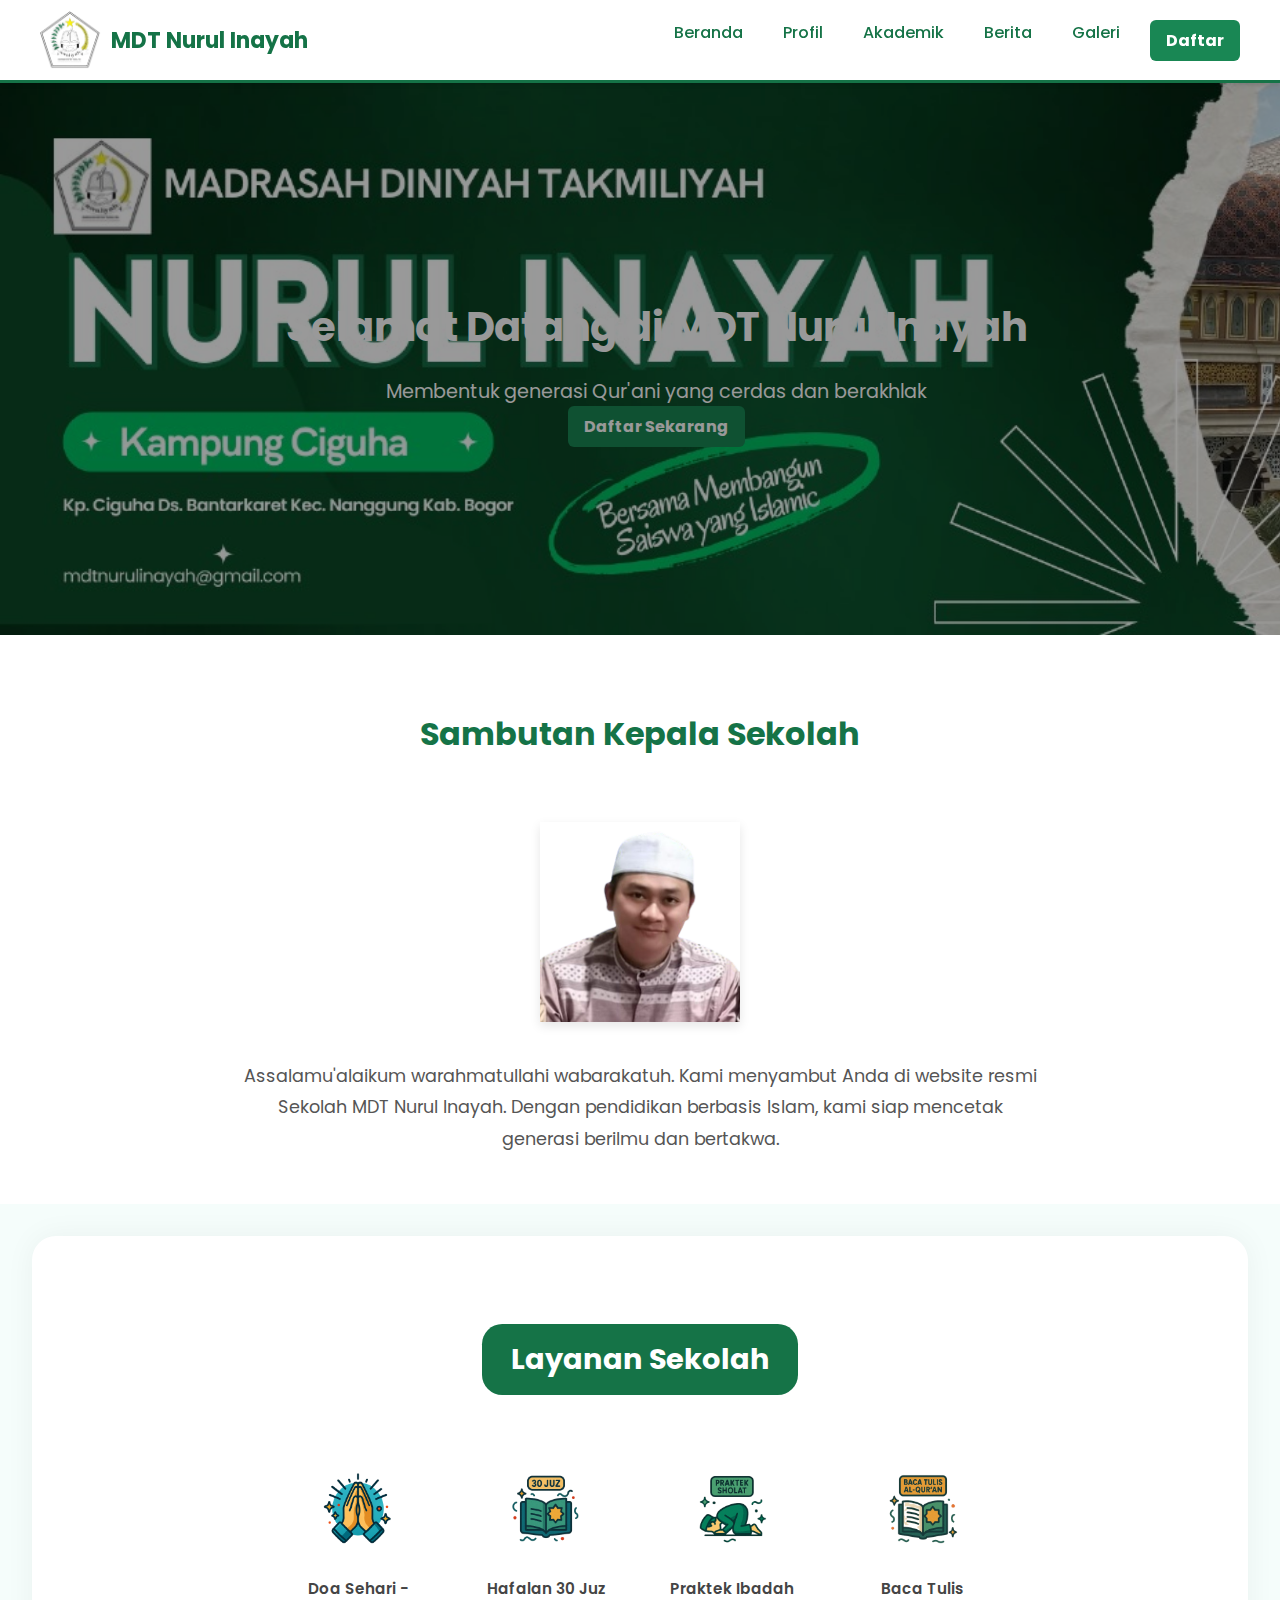
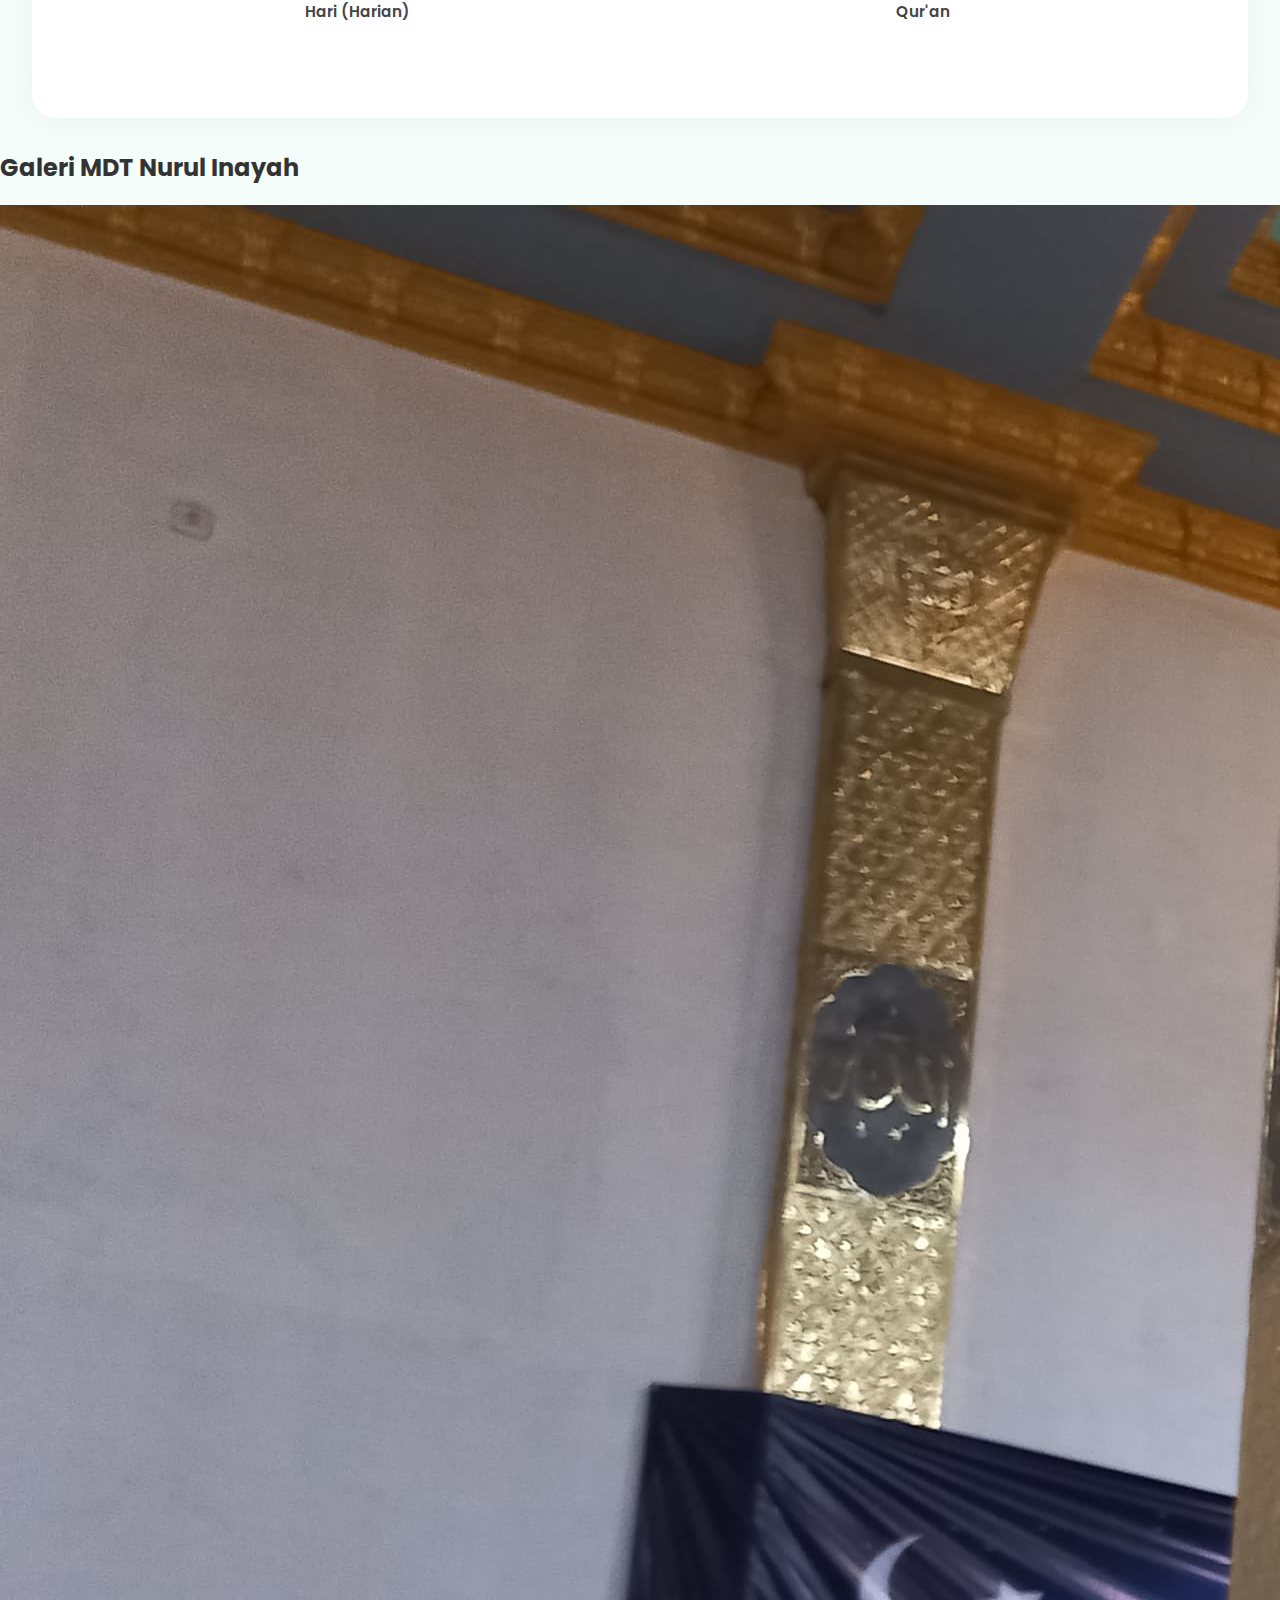
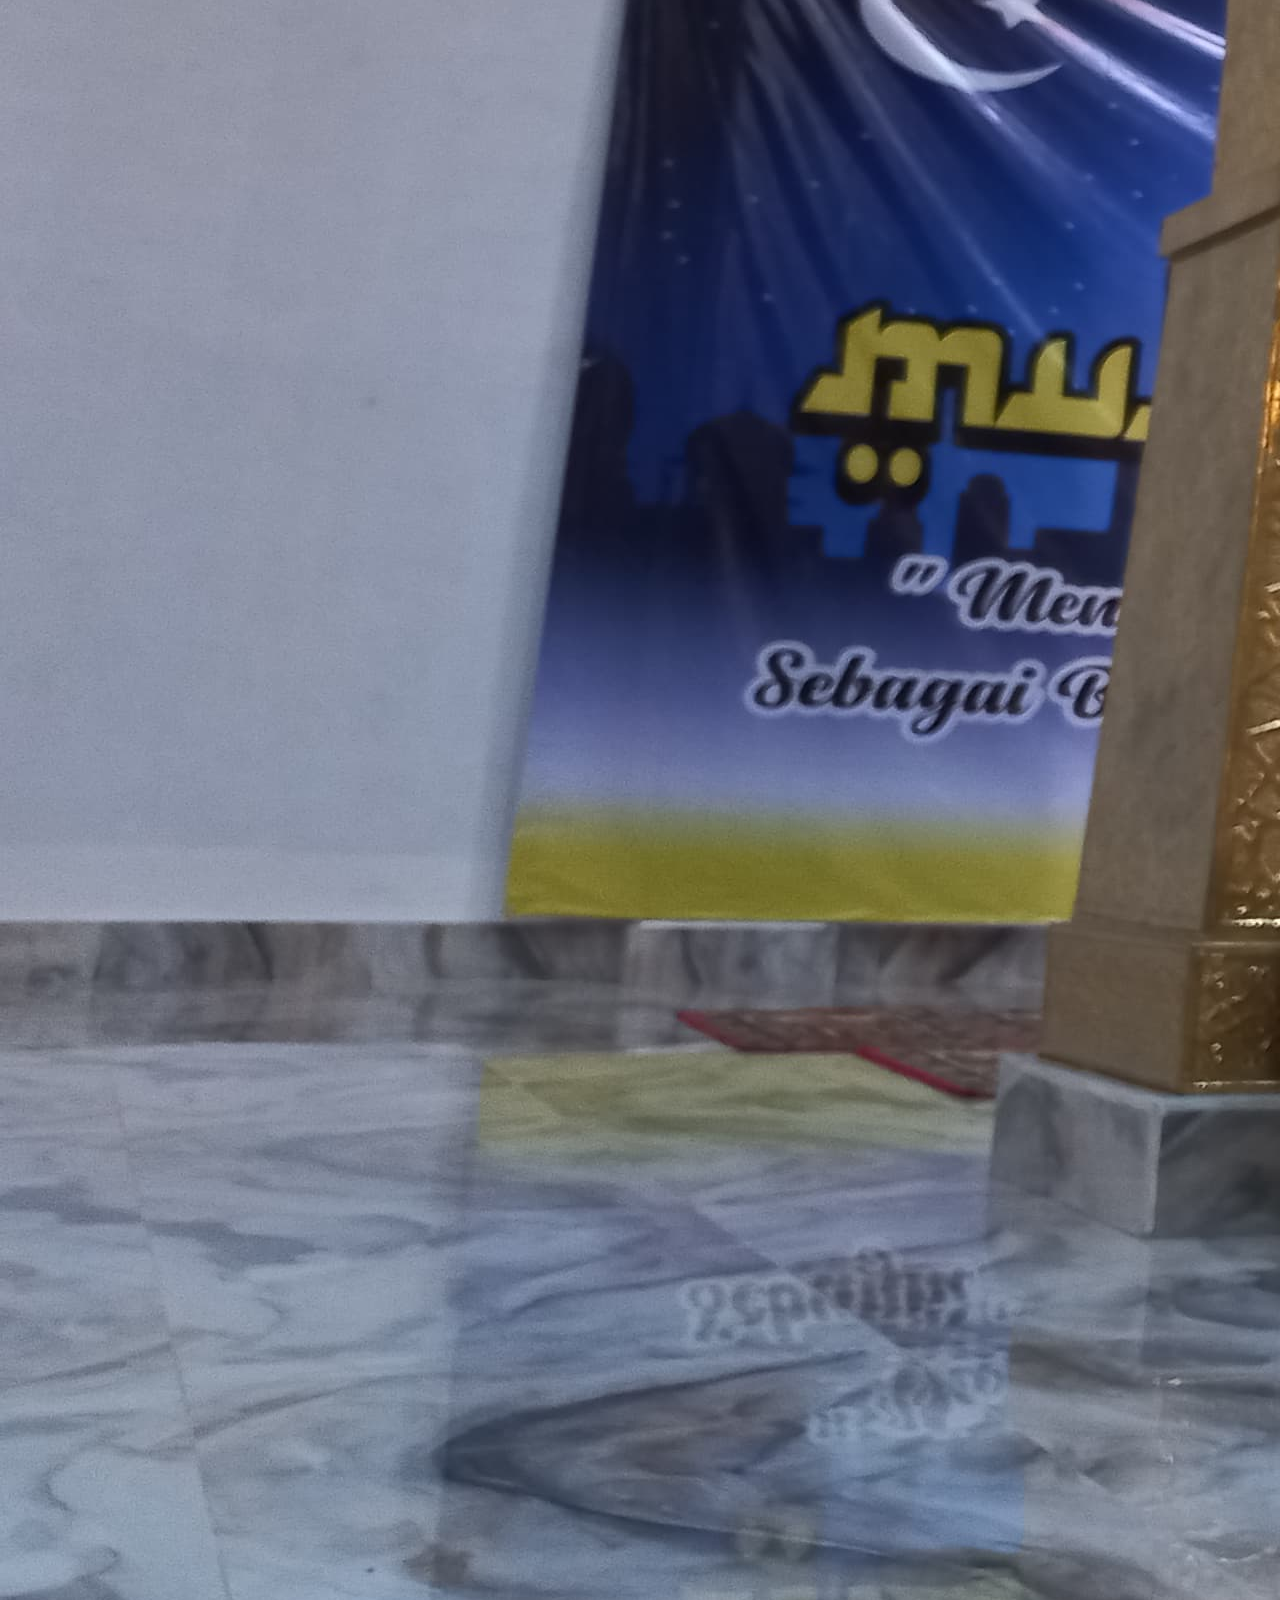
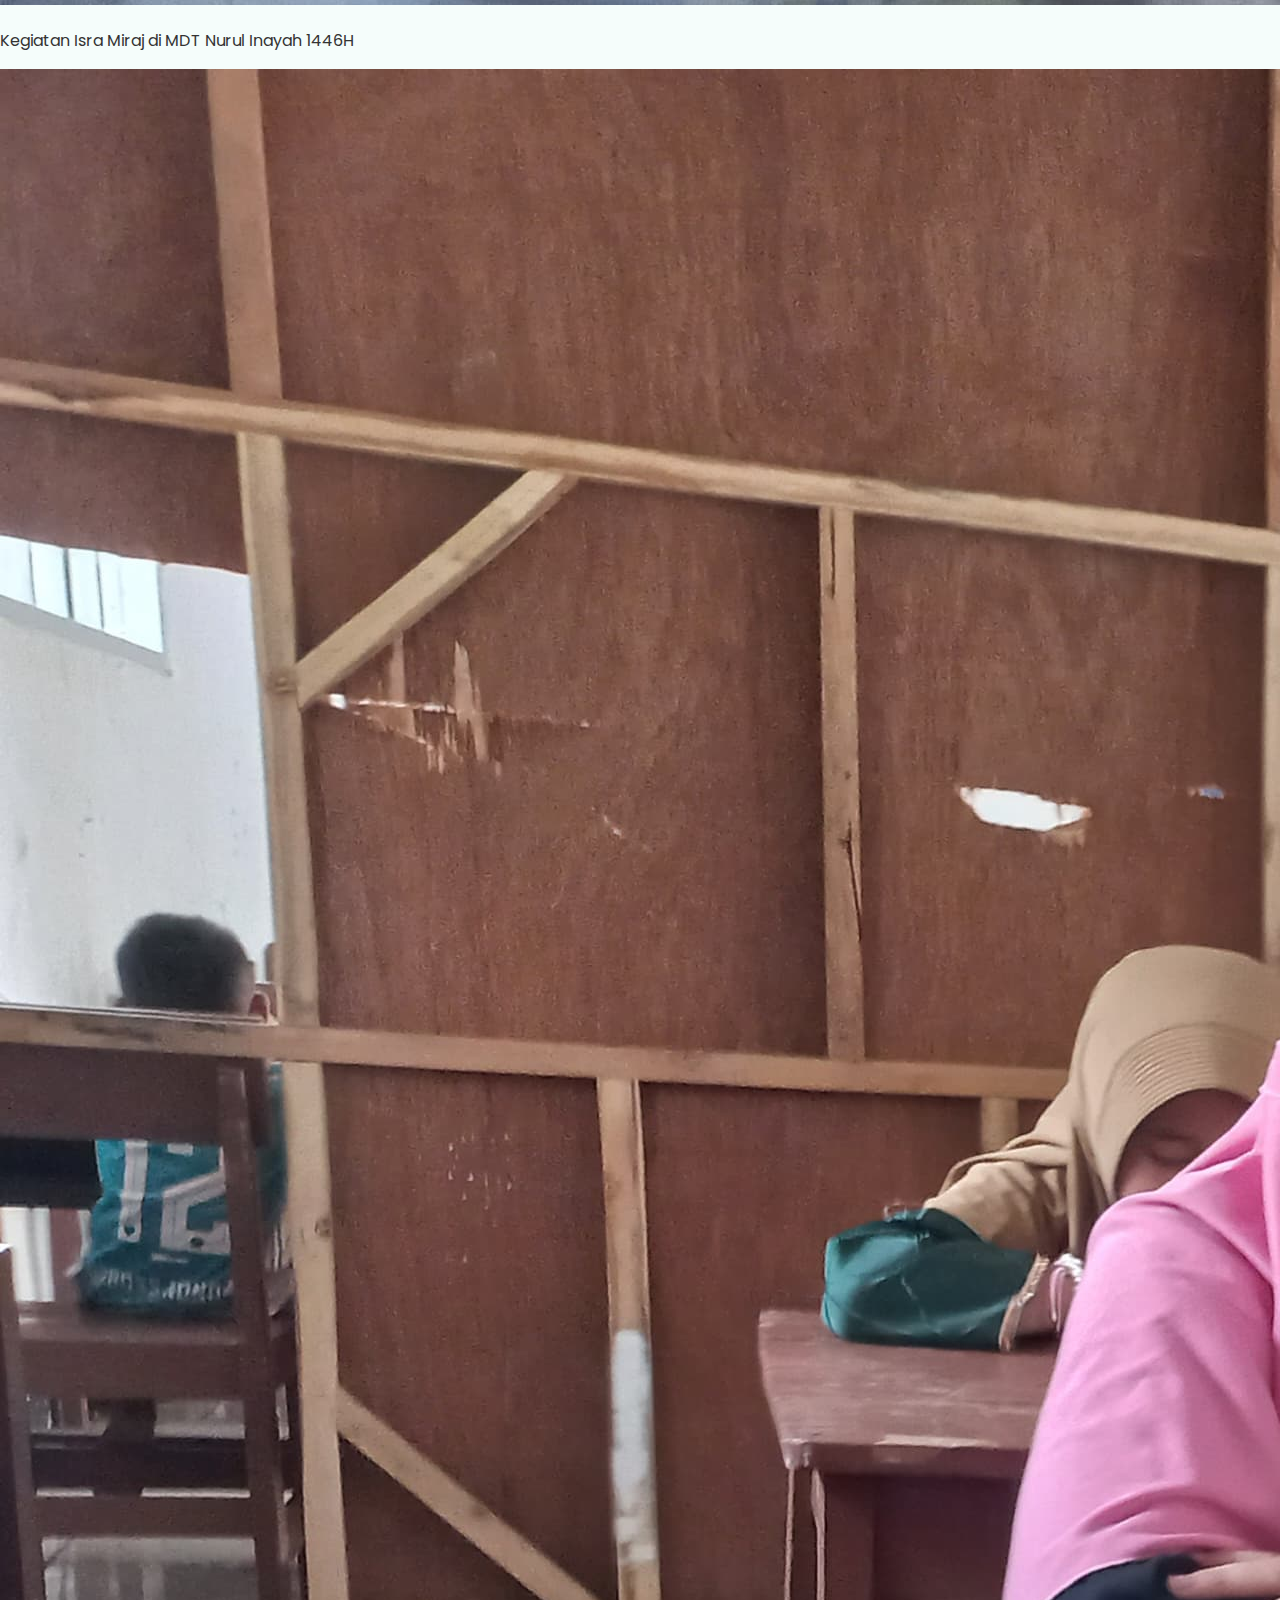
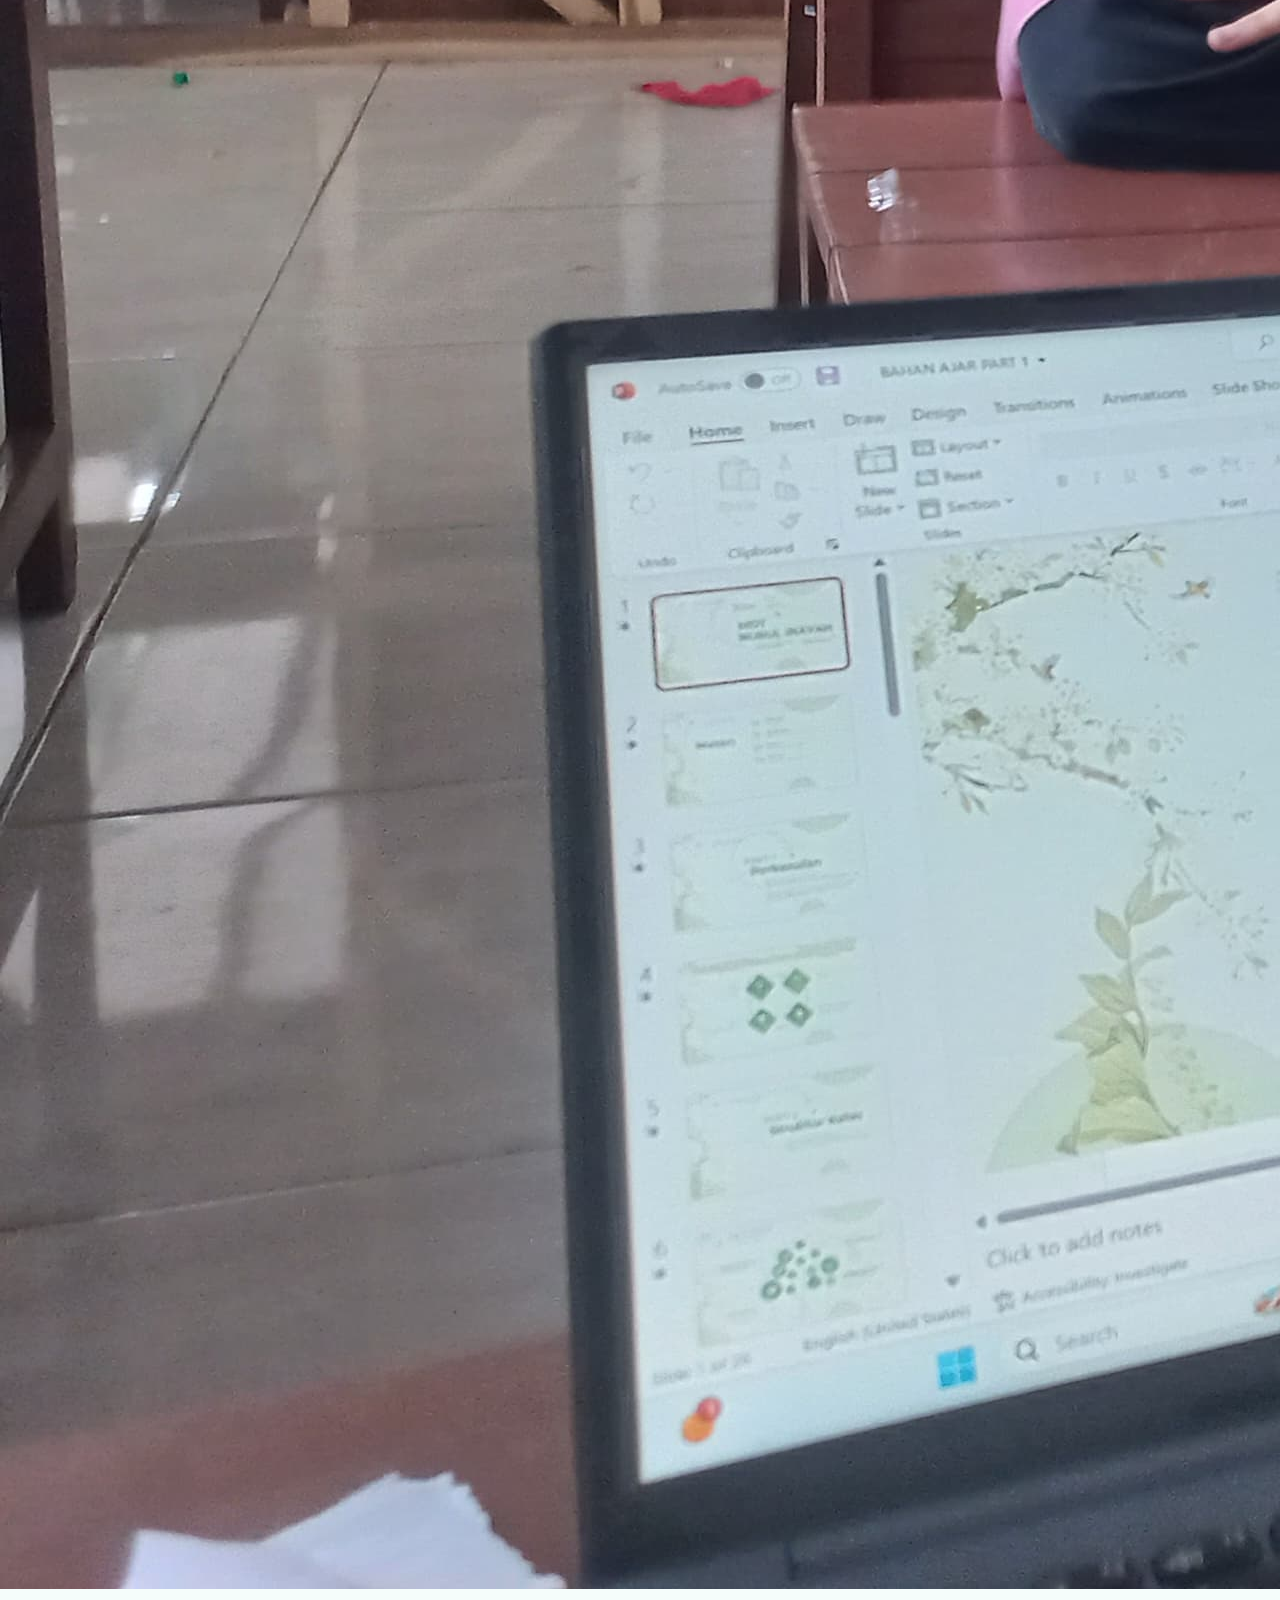
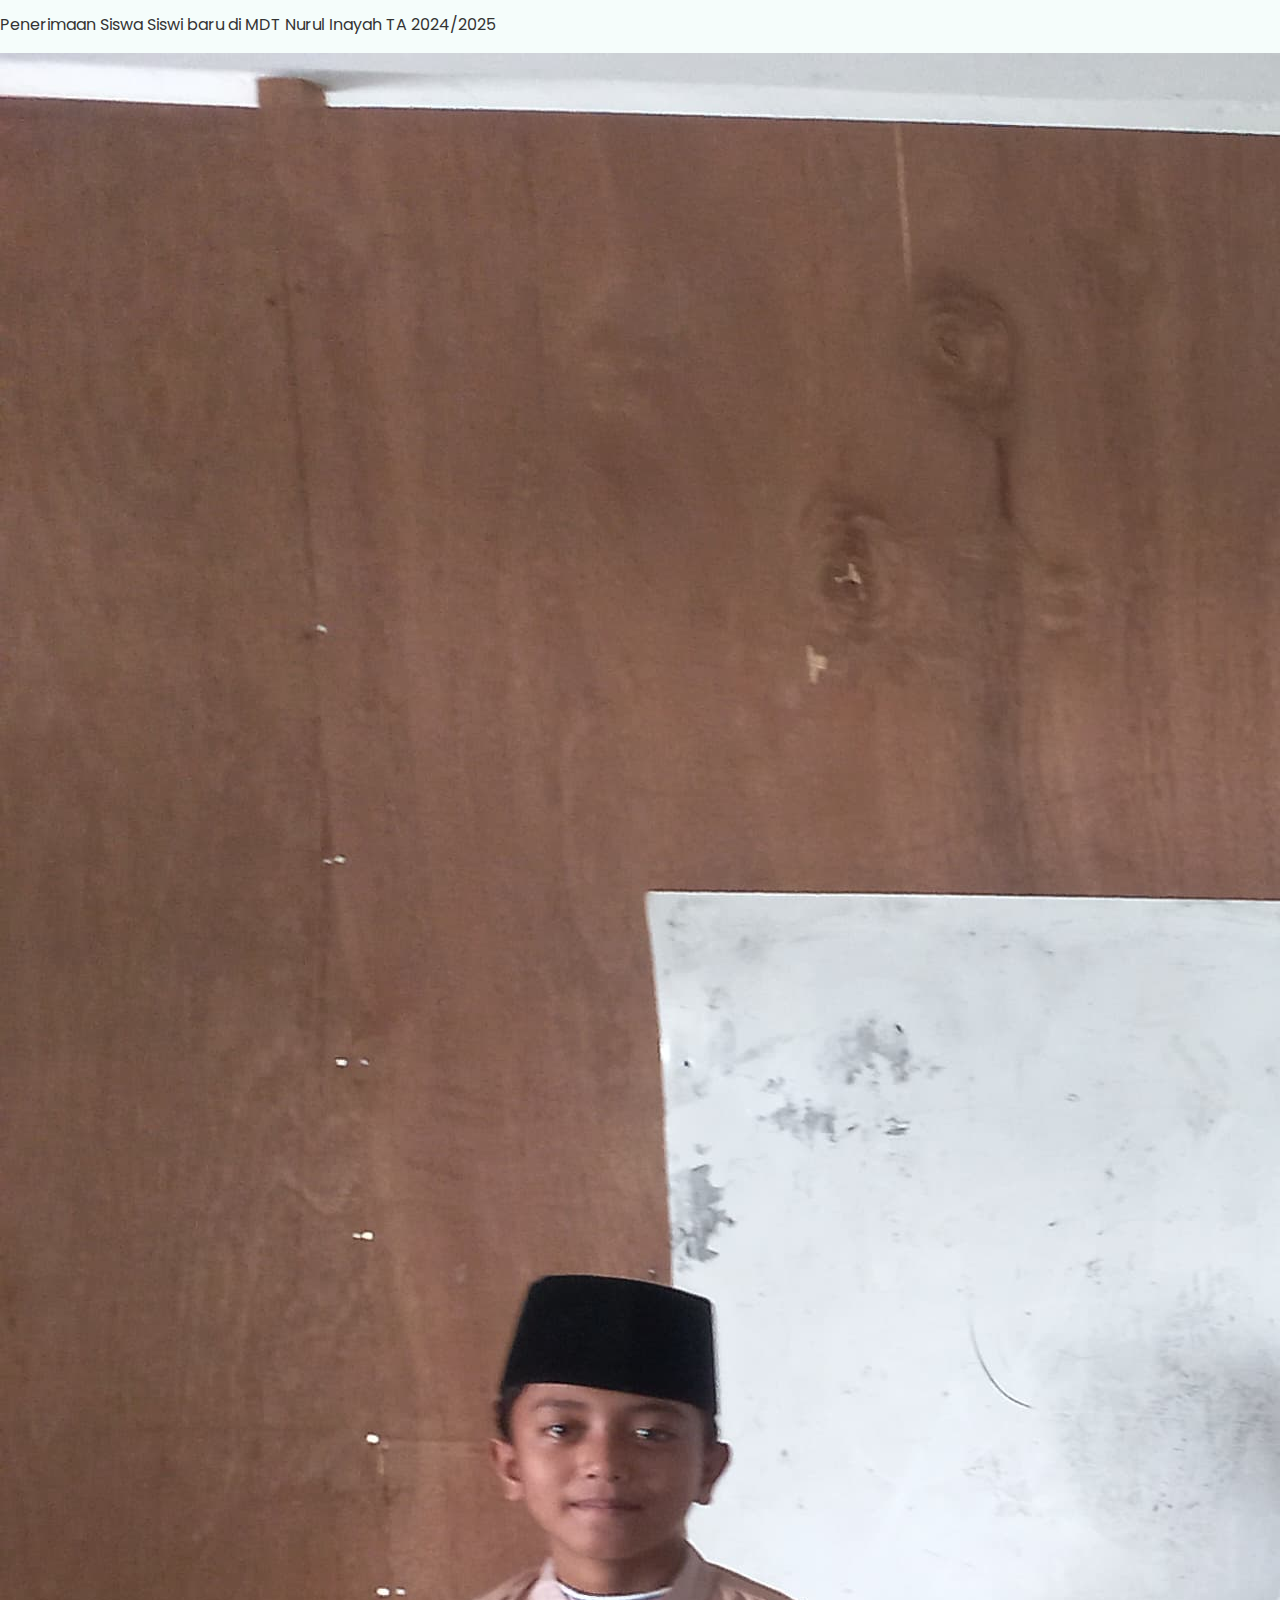
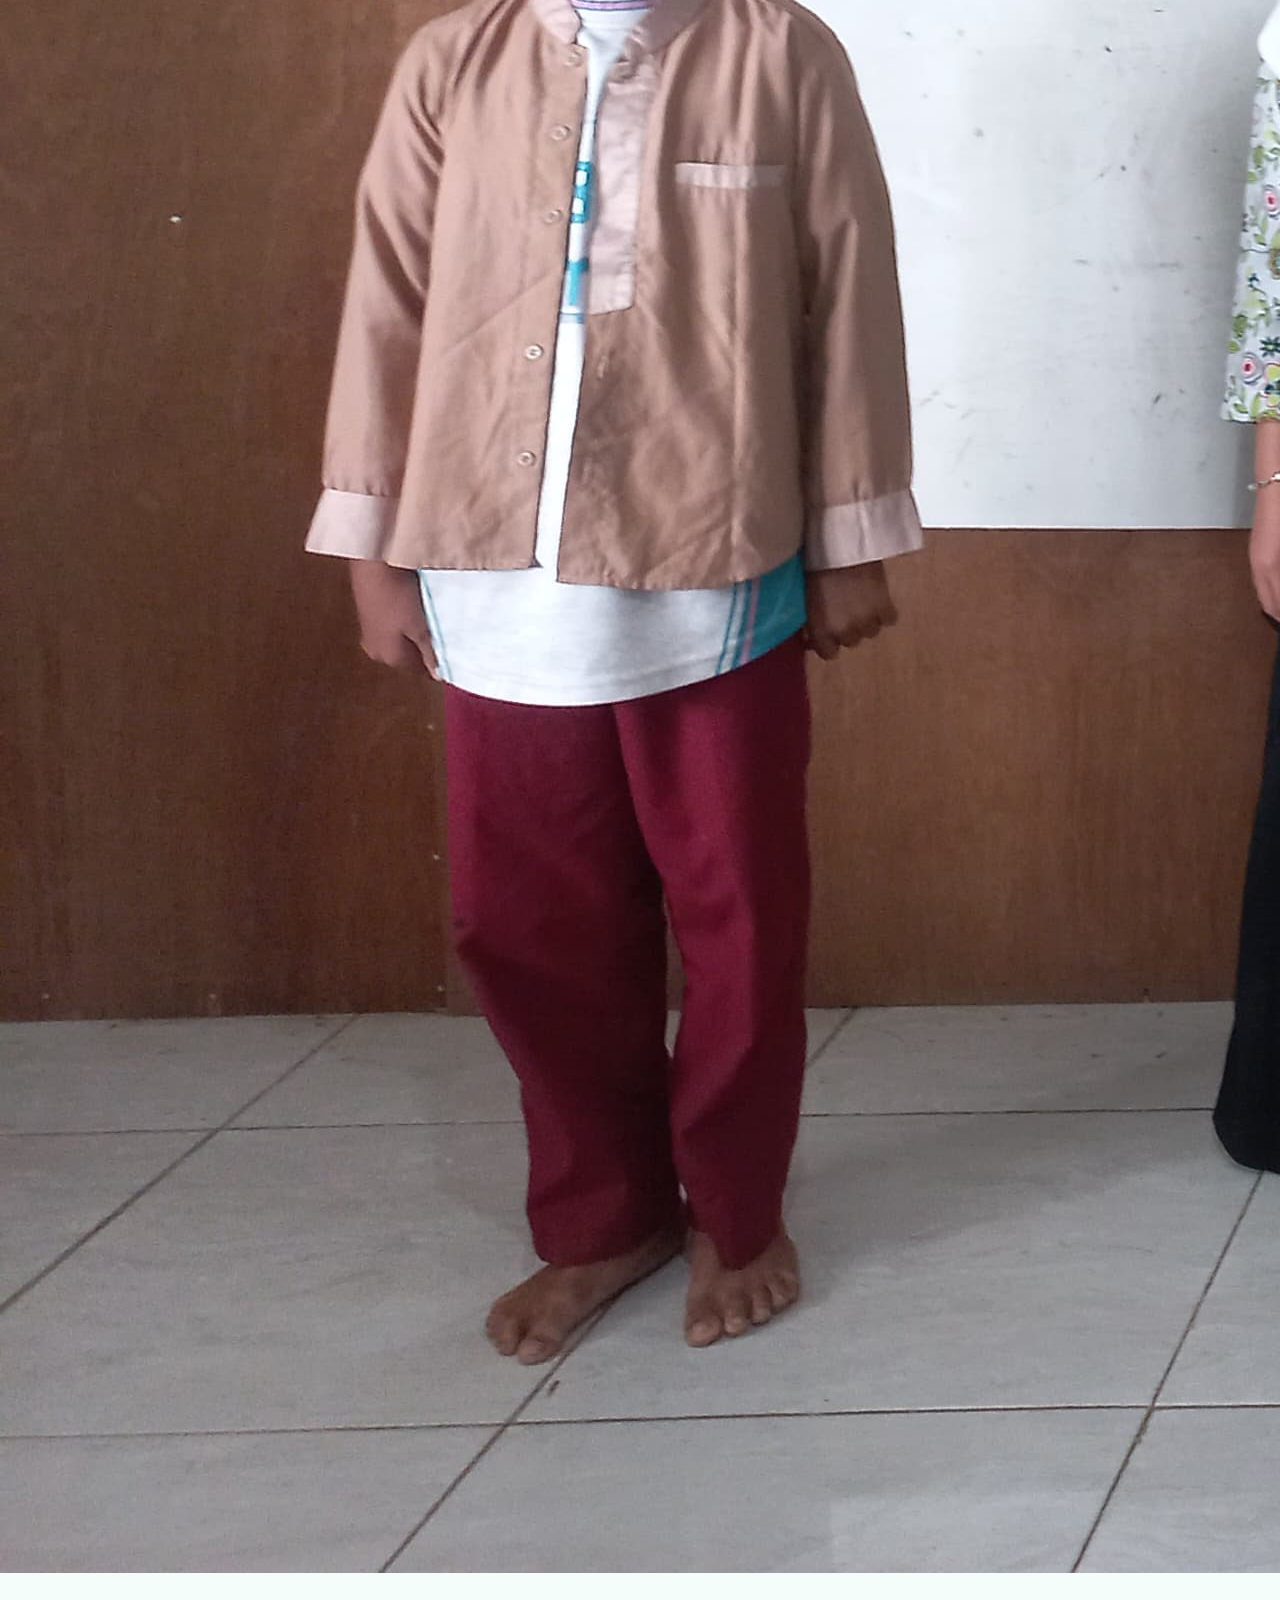
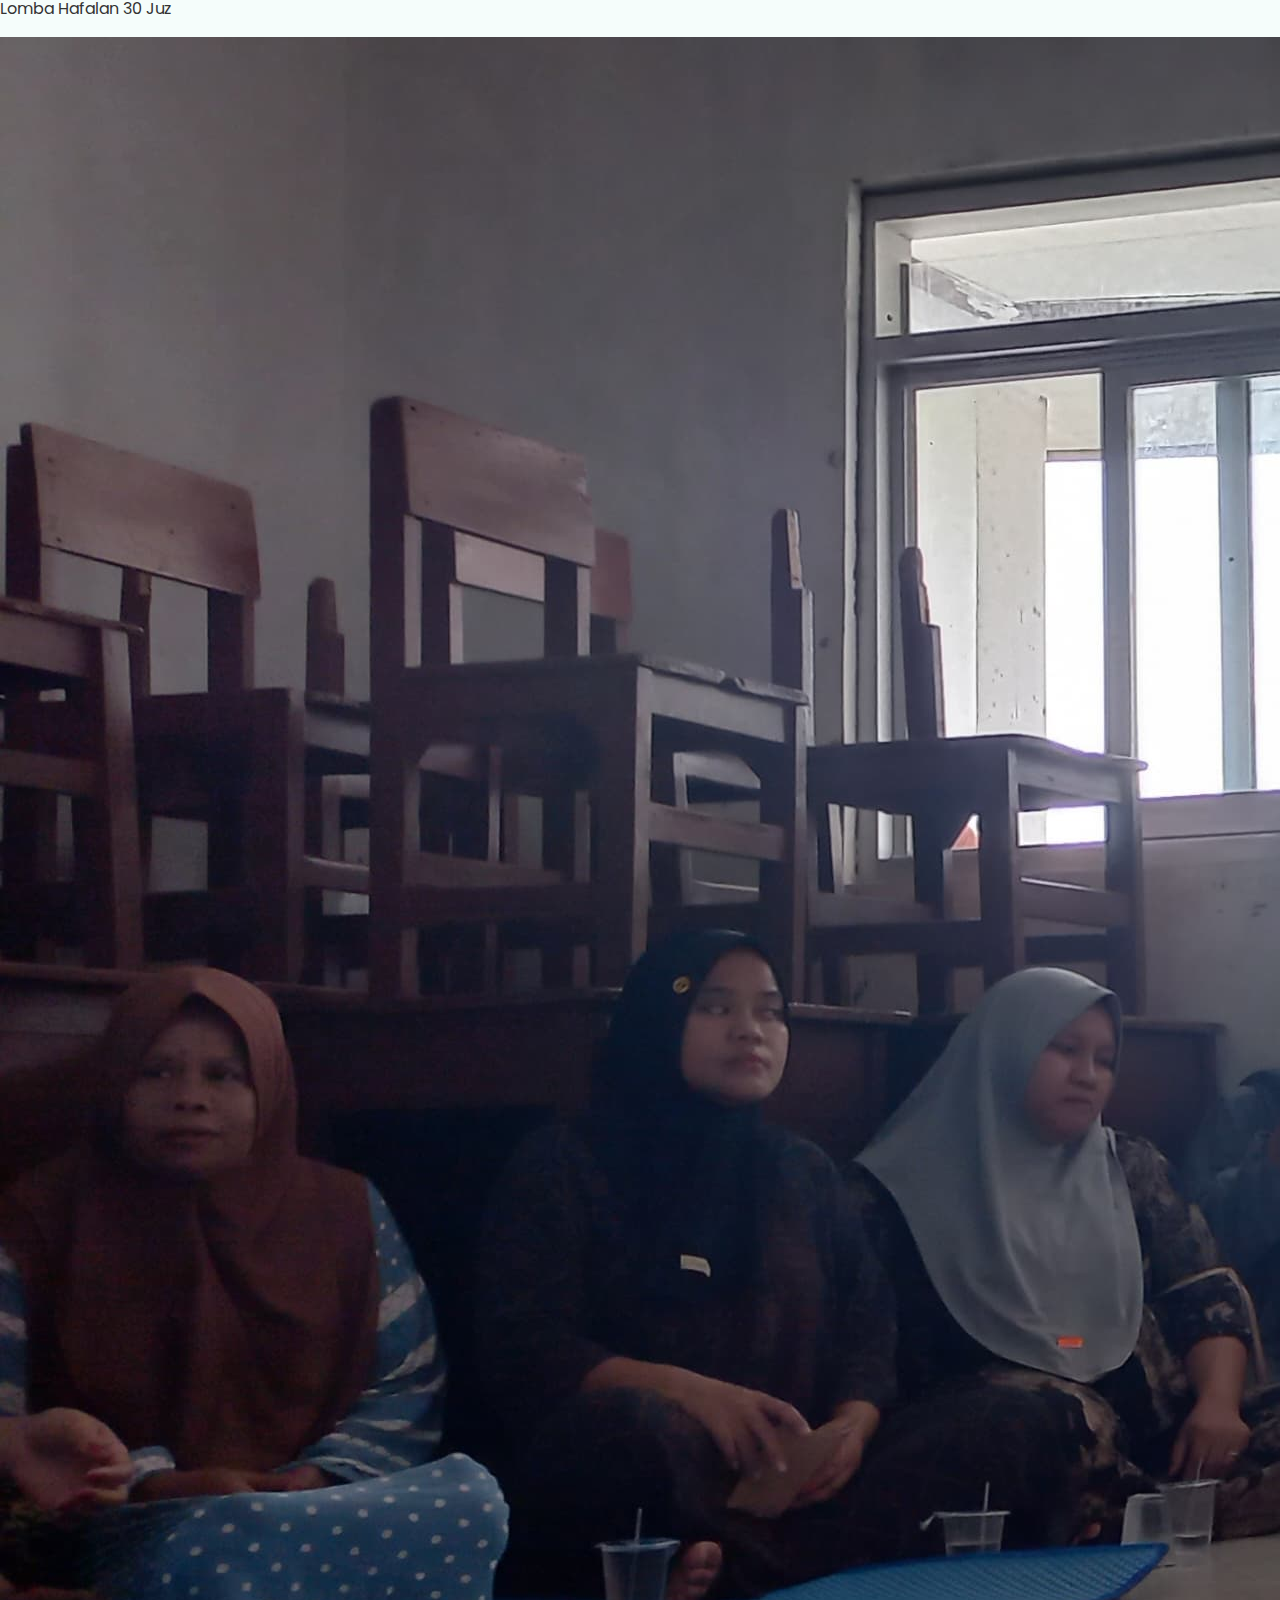
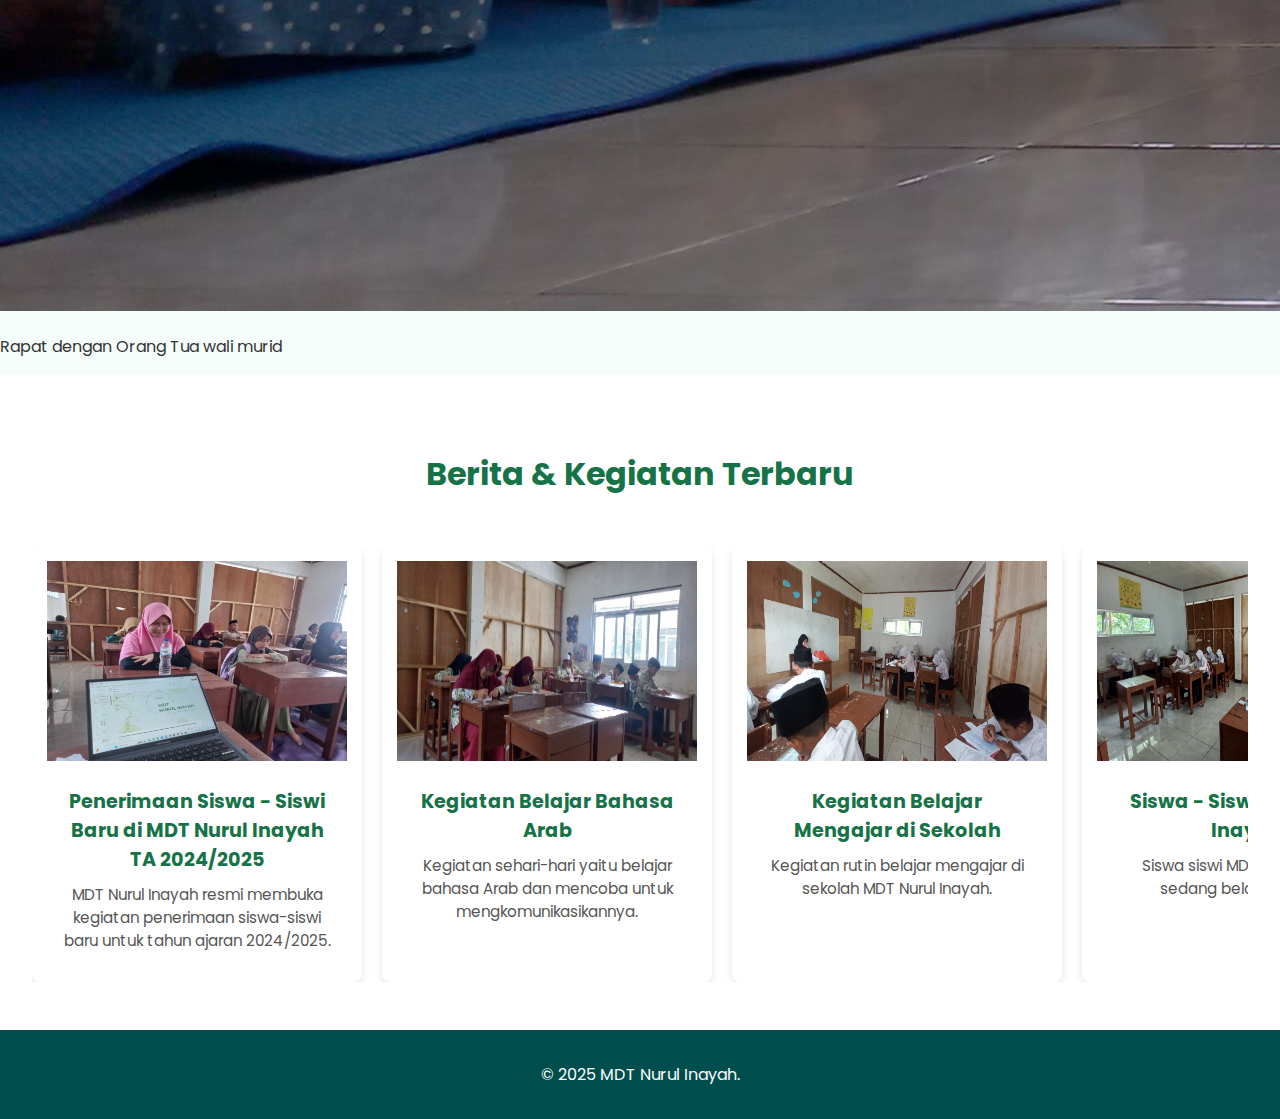
<file: templates/index.html>
<!DOCTYPE html>
<html lang="id">
<head>
  <meta charset="UTF-8">
  <meta name="viewport" content="width=device-width, initial-scale=1.0">
  <title>MDT Nurul Inayah</title>
  <link rel="stylesheet" href="/static/style.css">
  <link href="https://fonts.googleapis.com/css2?family=Poppins:wght@400;600&display=swap" rel="stylesheet">
  <link rel="stylesheet" href="https://cdnjs.cloudflare.com/ajax/libs/font-awesome/6.5.0/css/all.min.css">
</head>
<body>
  <header>
    <div class="container">
    <div class="logo">
        <img src="/static/img/Logo_MDT-removebg-preview.png" alt="Logo MDT Nurul Inayah" style="height: 60px;">
        <span>MDT Nurul Inayah</span>
      </div> 
  
       <!-- Hamburger icon -->
      <div class="menu-toggle" id="menu-toggle">&#9776;</div>
    <nav>
      <ul>
        <li><a href="index.html">Beranda</a></li>
        <li><a href="profil.html">Profil</a></li>
        <li><a href="akademik.html">Akademik</a></li>
        <li><a href="berita.html">Berita</a></li>
        <li><a href="galeri.html">Galeri</a></li>
        <li><a href="daftar.html" class="btn-daftar">Daftar</a></li>
      </ul>
    </nav>
  </header>

  <section class="hero">
    <div class="hero-content">
      <div class="highlight-box">
      <h1>Selamat Datang di MDT Nurul Inayah</h1>
      <p>Membentuk generasi Qur'ani yang cerdas dan berakhlak</p>
      <a href="daftar.html" class="btn-daftar">Daftar Sekarang</a>
      </div>
    </div>
  </section>  

  <section class="tentang">
    <h2>Sambutan Kepala Sekolah</h2>
    <img src="/static/img/kepala_madrasah.png" alt="Foto Kepala Sekolah" class="foto-sambutan">
    <p>Assalamu'alaikum warahmatullahi wabarakatuh. Kami menyambut Anda di website resmi Sekolah MDT Nurul Inayah. Dengan pendidikan berbasis Islam, kami siap mencetak generasi berilmu dan bertakwa.</p>
  </section>

  <section class="layanan-sekolah">
    <h2 class="judul-layanan">Layanan Sekolah</h2>
    <div class="layanan-container">
      <div class="layanan-item">
        <img src="/static/img/icon_doa.png" alt="Doa Harian">
        <p>Doa Sehari - Hari (Harian)</p>
      </div>
      <div class="layanan-item">
        <img src="/static/img/icons_hafalan-preview.png" alt="Hafalan 30 Juz">
        <p>Hafalan 30 Juz</p>
      </div>
      <div class="layanan-item">
        <img src="/static/img/sholat-preview.png" alt="Praktek Ibadah">
        <p>Praktek Ibadah</p>
      </div>
      <div class="layanan-item">
        <img src="/static/img/bacatulis.png" alt="Baca Tulis Qur'an">
        <p>Baca Tulis Qur'an</p>
      </div>
    </div>
  </section>
  

<section class="galeri">
  <h2>Galeri MDT Nurul Inayah</h2>
  <div class="galeri-container">
    <div class="galeri-item">
      <img src="/static/img/4.jpg" alt="Kegiatan Isra Miraj">
      <p>Kegiatan Isra Miraj di MDT Nurul Inayah 1446H</p>
    </div>
    <div class="galeri-item">
      <img src="/static/img/5.jpg" alt="Penerimaan Siswa">
      <p>Penerimaan Siswa Siswi baru di MDT Nurul Inayah TA 2024/2025</p>
    </div>
    <div class="galeri-item">
      <img src="/static/img/6.jpg" alt="Lomba Hafalan">
      <p>Lomba Hafalan 30 Juz</p>
    </div>
    <div class="galeri-item">
      <img src="/static/img/2.jpg" alt="Rapat">
      <p>Rapat dengan Orang Tua wali murid</p>
    </div>
  </div>
</section>

  <section class="berita">
    <h2>Berita & Kegiatan Terbaru</h2>
    <div class="marquee-container">
      <div class="berita-grid marquee">
        <!-- Konten Asli -->
        <div class="card">
          <img src="/static/img/5.jpg" alt="Kegiatan 1">
          <h4>Penerimaan Siswa - Siswi Baru di MDT Nurul Inayah TA 2024/2025</h4>
          <p>MDT Nurul Inayah resmi membuka kegiatan penerimaan siswa-siswi baru untuk tahun ajaran 2024/2025.</p>
        </div>
        <div class="card">
          <img src="/static/img/kegiatanmengajar.jpg" alt="Kegiatan 2">
          <h4>Kegiatan Belajar Bahasa Arab</h4>
          <p>Kegiatan sehari-hari yaitu belajar bahasa Arab dan mencoba untuk mengkomunikasikannya.</p>
        </div>
        <div class="card">
          <img src="/static/img/mengajar.jpg" alt="Kegiatan 3">
          <h4>Kegiatan Belajar Mengajar di Sekolah</h4>
          <p>Kegiatan rutin belajar mengajar di sekolah MDT Nurul Inayah.</p>
        </div>
        <div class="card">
          <img src="/static/img/belajar.jpg" alt="Kegiatan 4">
          <h4>Siswa - Siswi MDT Nurul Inayah</h4>
          <p>Siswa siswi MDT Nurul Inayah sedang belajar di kelas.</p>
        </div>
  
        <!-- Duplikat Konten untuk efek infinite -->
        <div class="card">
          <img src="/static/img/pesantren-kilat.jpg" alt="Kegiatan 1">
          <h4>Pesantren Kilat Ramadhan</h4>
          <p>Kegiatan pembinaan rohani selama bulan Ramadhan untuk siswa SD hingga SMA.</p>
        </div>
        <div class="card">
          <img src="/static/img/kegiatanmengajar.jpg" alt="Kegiatan 2">
          <h4>Kegiatan Belajar Bahasa Arab</h4>
          <p>Kegiatan sehari-hari yaitu belajar bahasa Arab dan mencoba untuk mengkomunikasikannya.</p>
        </div>
        <div class="card">
          <img src="/static/img/5.jpg" alt="Kegiatan 1">
          <h4>Penerimaan Siswa - Siswi Baru di MDT Nurul Inayah TA 2024/2025</h4>
          <p>MDT Nurul Inayah resmi membuka kegiatan penerimaan siswa-siswi baru untuk tahun ajaran 2024/2025.</p>
        </div>
        <div class="card">
          <img src="/static/img/kegiatanmengajar.jpg" alt="Kegiatan 2">
          <h4>Kegiatan Belajar Bahasa Arab</h4>
          <p>Kegiatan sehari-hari yaitu belajar bahasa Arab dan mencoba untuk mengkomunikasikannya.</p>
        </div>
      </div>
    </div>
  </section>  

  <footer>
    <p>© 2025 MDT Nurul Inayah.</p>
  </footer>

  <script src="/js/script.js"></script>
</body>
</html>
</file>
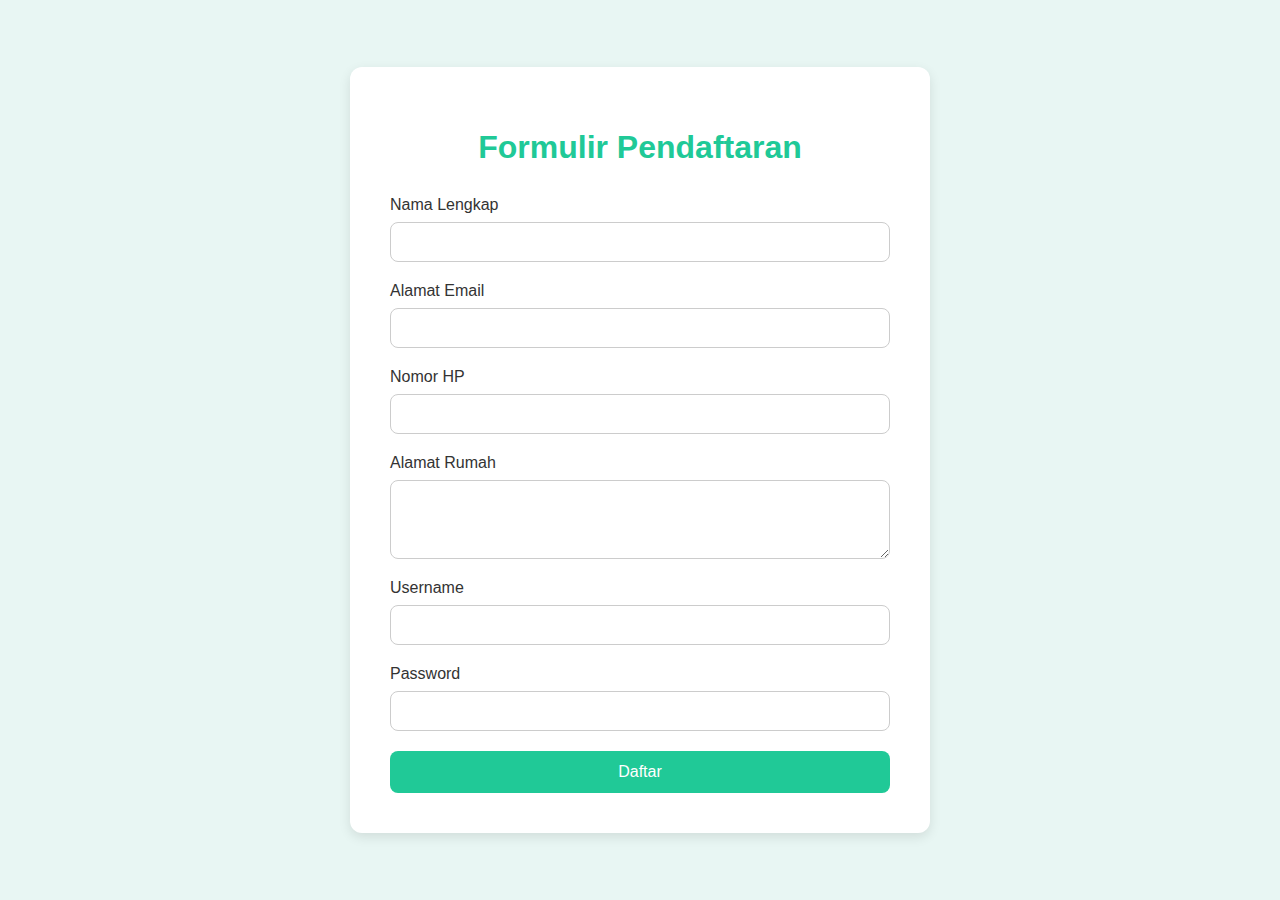
<file: admin/formulir.html>
<!DOCTYPE html>
<html lang="id">
<head>
  <meta charset="UTF-8">
  <meta name="viewport" content="width=device-width, initial-scale=1">
  <title>Formulir Pendaftaran</title>
  <link rel="stylesheet" href="/static/formulir.css">
</head>
<body>
  <div class="container">
    <h1>Formulir Pendaftaran</h1>
    <form action="/database/proses_formulir.php" method="POST" class="form-pendaftaran">
      <div class="form-group">
        <label for="nama">Nama Lengkap</label>
        <input type="text" id="nama" name="nama" required>
      </div>
      <div class="form-group">
        <label for="email">Alamat Email</label>
        <input type="email" id="email" name="email" required>
      </div>
      <div class="form-group">
        <label for="nohp">Nomor HP</label>
        <input type="tel" id="nohp" name="nohp" required>
      </div>
      <div class="form-group">
        <label for="alamat">Alamat Rumah</label>
        <textarea id="alamat" name="alamat" rows="3" required></textarea>
      </div>
      <div class="form-group">
        <label for="username">Username</label>
        <input type="text" id="username" name="username" required>
      </div>
      <div class="form-group">
        <label for="password">Password</label>
        <input type="password" id="password" name="password" required>
      </div>
      <button type="submit" class="btn-submit">Daftar</button>
    </form>
  </div>
</body>
</html>
</file>
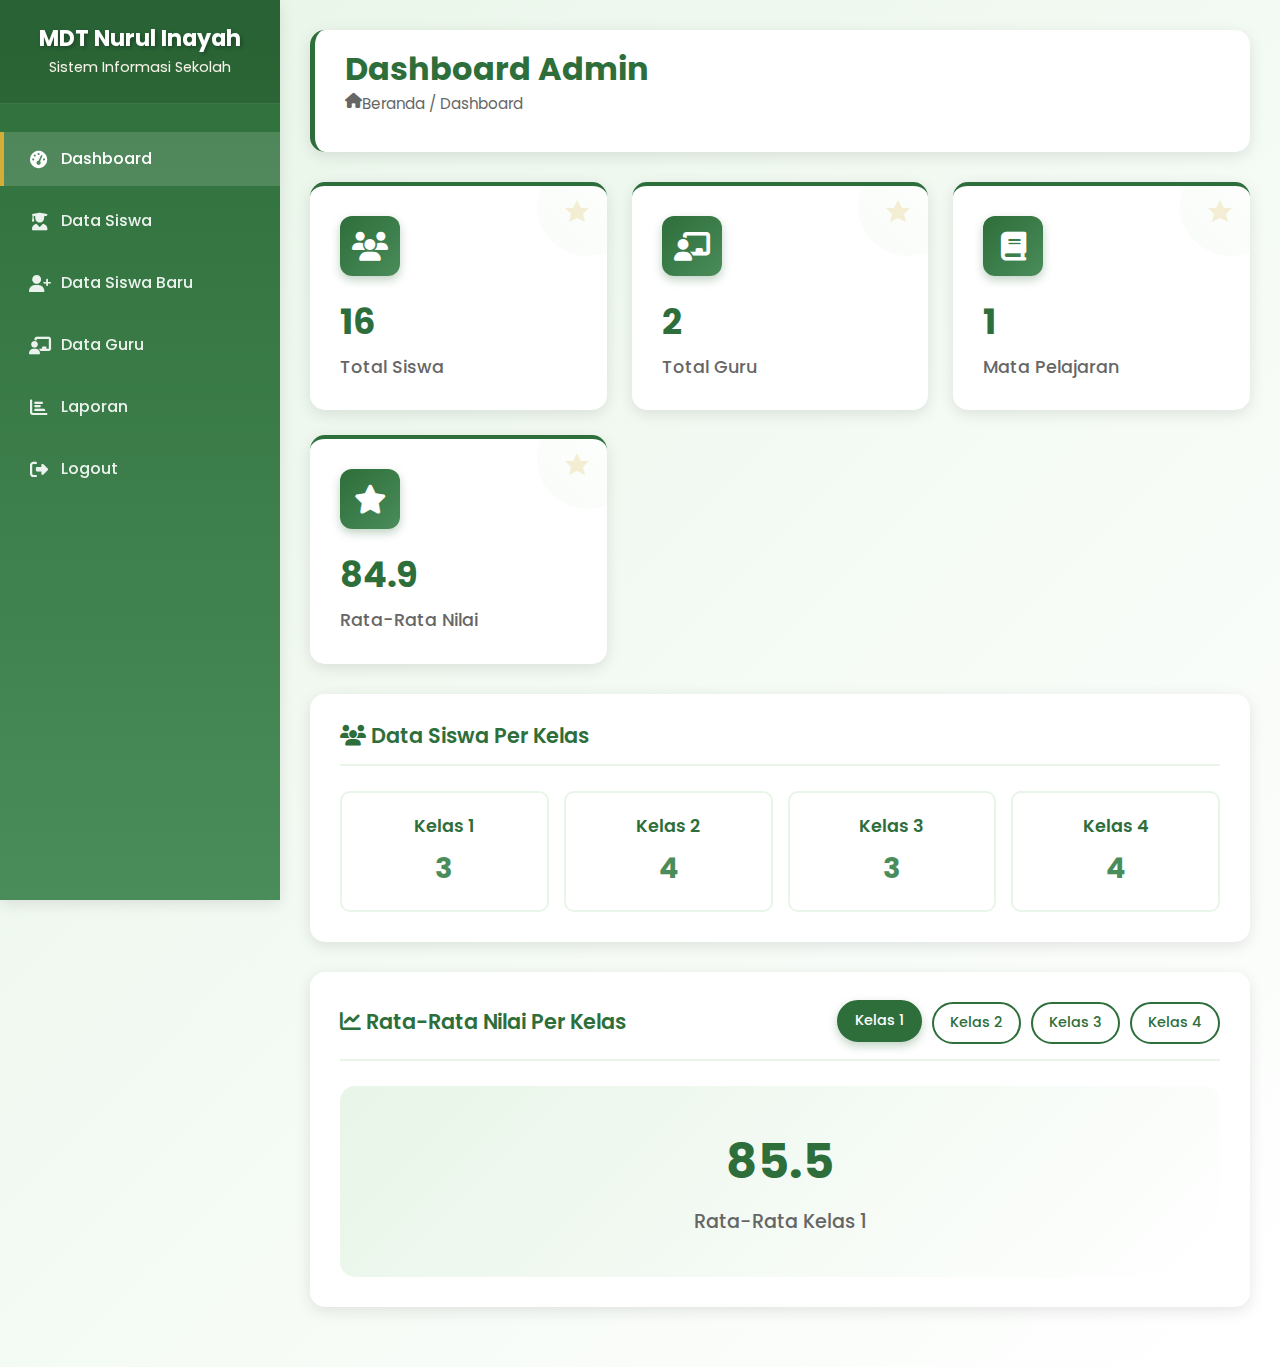
<file: dasboard_admin/dashboard_admin.html>
<!DOCTYPE html>
<html lang="id">
<head>
    <meta charset="UTF-8">
    <meta name="viewport" content="width=device-width, initial-scale=1.0">
    <title>Dashboard Admin - MDT Nurul Inayah</title>
    <link href="https://cdnjs.cloudflare.com/ajax/libs/bootstrap/5.3.0/css/bootstrap.min.css" rel="stylesheet">
    <link href="https://cdnjs.cloudflare.com/ajax/libs/font-awesome/6.4.0/css/all.min.css" rel="stylesheet">
    <link href="https://fonts.googleapis.com/css2?family=Poppins:wght@300;400;500;600;700&display=swap" rel="stylesheet">
    <link rel="stylesheet" href="/dasboard_admin/dashboard_admin.css">
</head>
<body>
    <!-- Sidebar -->
    <div class="sidebar">
        <div class="sidebar-header">
            <h3>MDT Nurul Inayah</h3>
            <div class="subtitle">Sistem Informasi Sekolah</div>
        </div>
        <ul class="nav-menu">
            <li class="nav-item">
                <a href="#" class="nav-link active">
                    <i class="fas fa-tachometer-alt"></i>
                    Dashboard
                </a>
            </li>
            <li class="nav-item">
                <a href="/dasboard_admin/datasiswa.html" class="nav-link">
                    <i class="fas fa-user-graduate"></i>
                    Data Siswa
                </a>
            </li>
            <li class="nav-item">
                <a href="data-siswa-baru.html" class="nav-link">
                    <i class="fas fa-user-plus"></i>
                    Data Siswa Baru
                </a>
            </li>
            <li class="nav-item">
                <a href="data-guru.html" class="nav-link">
                    <i class="fas fa-chalkboard-teacher"></i>
                    Data Guru
                </a>
            </li>
            <li class="nav-item">
                <a href="laporan.html" class="nav-link">
                    <i class="fas fa-chart-bar"></i>
                    Laporan
                </a>
            </li>
            <li class="nav-item">
                <a href="logout.html" class="nav-link">
                    <i class="fas fa-sign-out-alt"></i>
                    Logout
                </a>
            </li>
        </ul>
    </div>

    <!-- Main Content -->
    <div class="main-content">
        <!-- Header -->
        <div class="header">
            <h1>Dashboard Admin</h1>
            <div class="breadcrumb">
                <i class="fas fa-home"></i> Beranda / Dashboard
            </div>
        </div>

        <!-- Stats Grid -->
        <div class="stats-grid">
            <div class="stat-card">
                <div class="islamic-pattern"></div>
                <div class="stat-icon">
                    <i class="fas fa-users"></i>
                </div>
                <div class="stat-number" id="totalSiswa">0</div>
                <div class="stat-label">Total Siswa</div>
            </div>
            
            <div class="stat-card">
                <div class="islamic-pattern"></div>
                <div class="stat-icon">
                    <i class="fas fa-chalkboard-teacher"></i>
                </div>
                <div class="stat-number" id="totalGuru">0</div>
                <div class="stat-label">Total Guru</div>
            </div>
            
            <div class="stat-card">
                <div class="islamic-pattern"></div>
                <div class="stat-icon">
                    <i class="fas fa-book"></i>
                </div>
                <div class="stat-number" id="totalMapel">0</div>
                <div class="stat-label">Mata Pelajaran</div>
            </div>
            
            <div class="stat-card">
                <div class="islamic-pattern"></div>
                <div class="stat-icon">
                    <i class="fas fa-star"></i>
                </div>
                <div class="stat-number" id="rataRataUmum">0</div>
                <div class="stat-label">Rata-Rata Nilai</div>
            </div>
        </div>

        <!-- Siswa Per Kelas -->
        <div class="chart-section">
            <div class="chart-header">
                <h3 class="chart-title">
                    <i class="fas fa-users"></i> Data Siswa Per Kelas
                </h3>
            </div>
            <div class="class-details" id="classDetails">
                <div class="class-item">
                    <div class="class-name">Kelas 1</div>
                    <div class="class-count" id="kelas1">0</div>
                </div>
                <div class="class-item">
                    <div class="class-name">Kelas 2</div>
                    <div class="class-count" id="kelas2">0</div>
                </div>
                <div class="class-item">
                    <div class="class-name">Kelas 3</div>
                    <div class="class-count" id="kelas3">0</div>
                </div>
                <div class="class-item">
                    <div class="class-name">Kelas 4</div>
                    <div class="class-count" id="kelas4">0</div>
                </div>
            </div>
        </div>

        <!-- Rata-Rata Nilai Per Kelas -->
        <div class="chart-section">
            <div class="chart-header">
                <h3 class="chart-title">
                    <i class="fas fa-chart-line"></i> Rata-Rata Nilai Per Kelas
                </h3>
                <div class="class-buttons">
                    <button class="class-btn active" onclick="showClassAverage(1)">Kelas 1</button>
                    <button class="class-btn" onclick="showClassAverage(2)">Kelas 2</button>
                    <button class="class-btn" onclick="showClassAverage(3)">Kelas 3</button>
                    <button class="class-btn" onclick="showClassAverage(4)">Kelas 4</button>
                </div>
            </div>
            <div class="average-display">
                <div class="average-score" id="averageScore">85.5</div>
                <div class="average-label" id="averageLabel">Rata-Rata Kelas 1</div>
            </div>
        </div>
    </div>

    <script src="https://cdnjs.cloudflare.com/ajax/libs/bootstrap/5.3.0/js/bootstrap.bundle.min.js"></script>
    <script>
        // Data dummy untuk simulasi
        let schoolData = {
            siswa: {
                kelas1: 25,
                kelas2: 30,
                kelas3: 28,
                kelas4: 32
            },
            guru: 15,
            mataPelajaran: 12,
            nilaiRataRata: {
                kelas1: 85.5,
                kelas2: 82.3,
                kelas3: 87.1,
                kelas4: 84.8
            }
        };

        // Fungsi untuk update dashboard
        function updateDashboard() {
            // Update total siswa
            const totalSiswa = schoolData.siswa.kelas1 + schoolData.siswa.kelas2 + 
                              schoolData.siswa.kelas3 + schoolData.siswa.kelas4;
            document.getElementById('totalSiswa').textContent = totalSiswa;

            // Update total guru
            document.getElementById('totalGuru').textContent = schoolData.guru;

            // Update mata pelajaran
            document.getElementById('totalMapel').textContent = schoolData.mataPelajaran;

            // Update rata-rata umum
            const rataRataUmum = (schoolData.nilaiRataRata.kelas1 + schoolData.nilaiRataRata.kelas2 + 
                                 schoolData.nilaiRataRata.kelas3 + schoolData.nilaiRataRata.kelas4) / 4;
            document.getElementById('rataRataUmum').textContent = rataRataUmum.toFixed(1);

            // Update siswa per kelas
            document.getElementById('kelas1').textContent = schoolData.siswa.kelas1;
            document.getElementById('kelas2').textContent = schoolData.siswa.kelas2;
            document.getElementById('kelas3').textContent = schoolData.siswa.kelas3;
            document.getElementById('kelas4').textContent = schoolData.siswa.kelas4;
        }

        // Fungsi untuk menampilkan rata-rata per kelas
        function showClassAverage(kelas) {
            // Update active button
            document.querySelectorAll('.class-btn').forEach(btn => btn.classList.remove('active'));
            event.target.classList.add('active');

            // Update display
            const averageScore = schoolData.nilaiRataRata[`kelas${kelas}`];
            document.getElementById('averageScore').textContent = averageScore;
            document.getElementById('averageLabel').textContent = `Rata-Rata Kelas ${kelas}`;

            // Animasi
            const scoreElement = document.getElementById('averageScore');
            scoreElement.style.transform = 'scale(1.1)';
            setTimeout(() => {
                scoreElement.style.transform = 'scale(1)';
            }, 300);
        }

        // Animasi counter untuk angka
        function animateCounter(id, target) {
            const element = document.getElementById(id);
            let current = 0;
            const increment = target / 50;
            const timer = setInterval(() => {
                current += increment;
                if (current >= target) {
                    element.textContent = target;
                    clearInterval(timer);
                } else {
                    element.textContent = Math.floor(current);
                }
            }, 30);
        }

        // Inisialisasi dashboard
        document.addEventListener('DOMContentLoaded', function() {
            updateDashboard();
            
            // Animasi loading untuk stats
            setTimeout(() => {
                const totalSiswa = schoolData.siswa.kelas1 + schoolData.siswa.kelas2 + 
                                  schoolData.siswa.kelas3 + schoolData.siswa.kelas4;
                animateCounter('totalSiswa', totalSiswa);
                animateCounter('totalGuru', schoolData.guru);
                animateCounter('totalMapel', schoolData.mataPelajaran);
                
                // Animate class counts
                animateCounter('kelas1', schoolData.siswa.kelas1);
                animateCounter('kelas2', schoolData.siswa.kelas2);
                animateCounter('kelas3', schoolData.siswa.kelas3);
                animateCounter('kelas4', schoolData.siswa.kelas4);
            }, 500);
        });

        // Fungsi untuk menyimpan data (akan terhubung dengan menu lain)
        function saveSchoolData(newData) {
            schoolData = { ...schoolData, ...newData };
            updateDashboard();
        }

        // Responsive sidebar toggle
        function toggleSidebar() {
            const sidebar = document.querySelector('.sidebar');
            sidebar.classList.toggle('show');
        }
    </script>
</body>
</html>
</file>
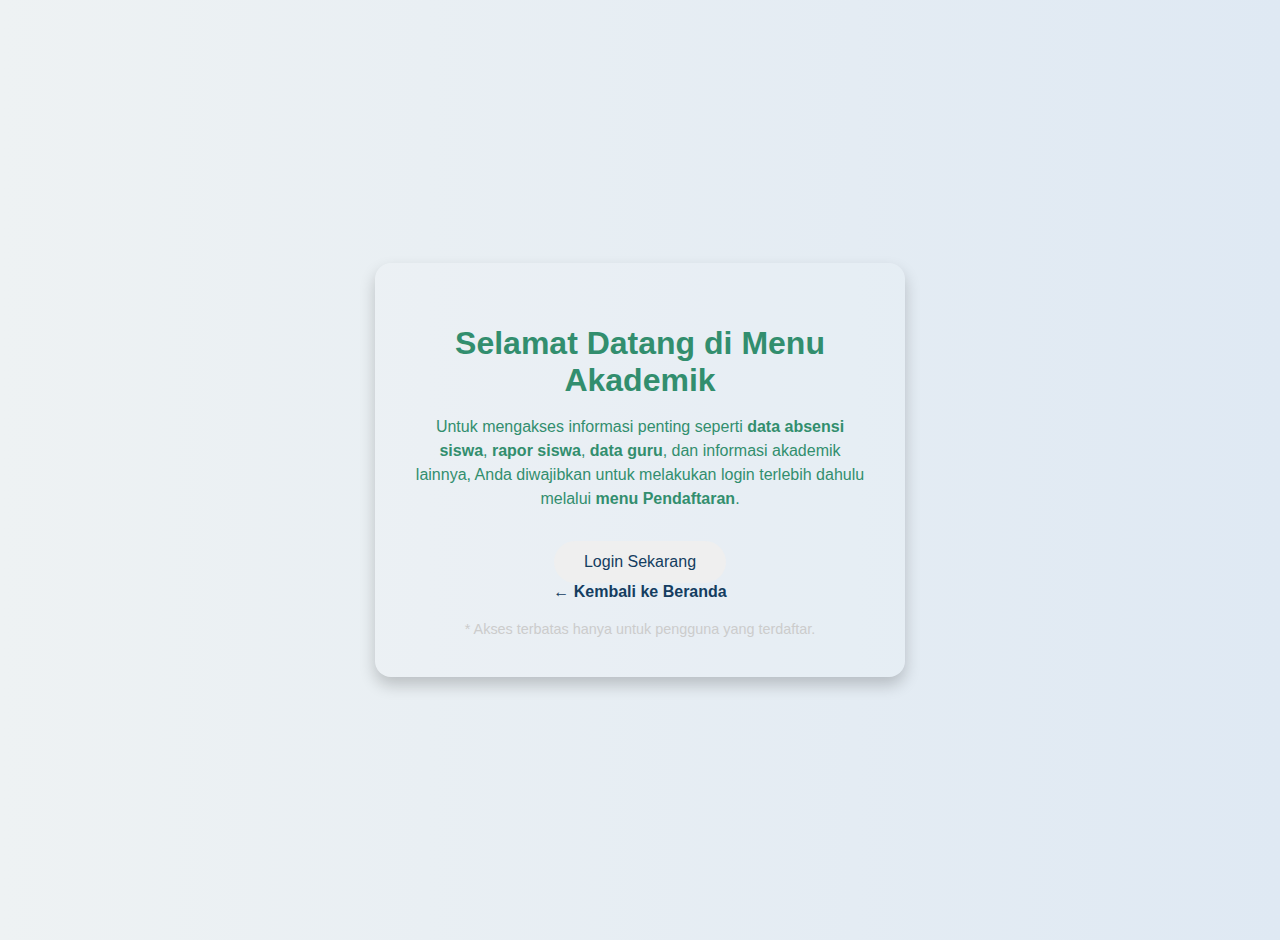
<file: templates/akademik.html>
<!DOCTYPE html>
<html lang="id">
<head>
  <meta charset="UTF-8">
  <meta name="viewport" content="width=device-width, initial-scale=1">
  <title>Akademik MDT Nurul Inayah</title>
  <link rel="stylesheet" href="/static/akademik.css">
</head>
<body>

  <div class="container">
    <div class="card">
      <h1>Selamat Datang di Menu Akademik</h1>
      <p>
        Untuk mengakses informasi penting seperti <strong>data absensi siswa</strong>, 
        <strong>rapor siswa</strong>, <strong>data guru</strong>, dan informasi akademik lainnya, 
        Anda diwajibkan untuk melakukan login terlebih dahulu melalui <strong>menu Pendaftaran</strong>.
      </p>
      <button class="login-btn" onclick="location.href='daftar.html'">Login Sekarang</button>

      <div class="beranda-link">
        <a href="index.html">← Kembali ke Beranda</a>
      </div>

      <div class="note">
        * Akses terbatas hanya untuk pengguna yang terdaftar.
      </div>
    </div>
  </div>

</body>
</html>
</file>
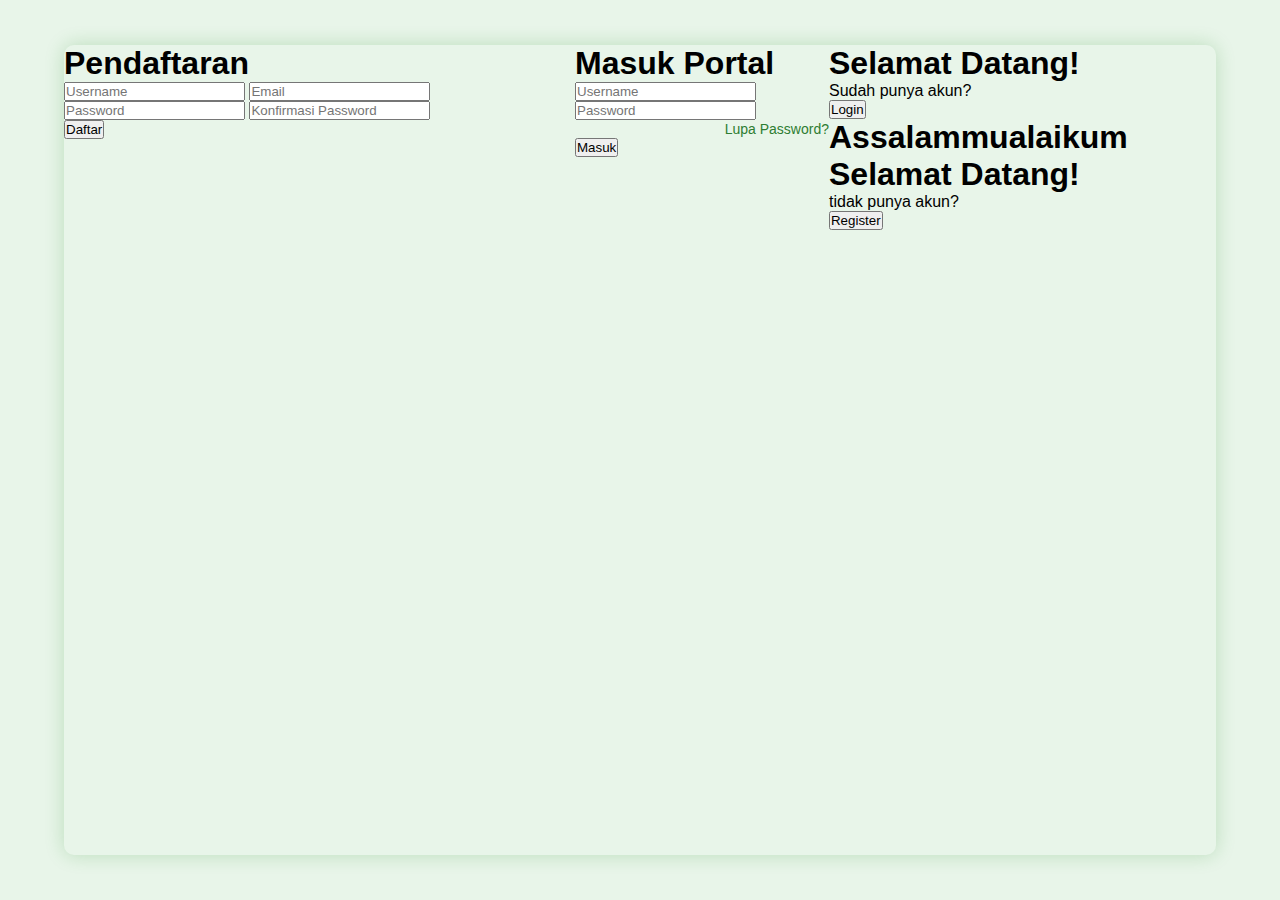
<file: templates/daftar.html>
<!DOCTYPE html>
<html lang="en">
<head>
  <meta charset="UTF-8" />
  <meta name="viewport" content="width=device-width, initial-scale=1.0"/>
  <title>Login & Registration Form</title>
  <link rel="stylesheet" href="/static/daftar.css" />
</head>
<body>
  <div class="container" id="container">
    <!-- Registration Form -->
    <div class="form-container sign-up-container">
      <form id="registerForm" action="#">
        <h1>Pendaftaran</h1>
        <input type="text" placeholder="Username" required />
        <input type="email" placeholder="Email" required />
        <input type="password" id="password" placeholder="Password" required />
        <input type="password" id="confirmPassword" placeholder="Konfirmasi Password" required />
        <p id="error-message" style="color: red; font-size: 14px;"></p>
        <button type="submit">Daftar</button>
      </form>      
    </div>

    <!-- Login Form -->
    <div class="form-container sign-in-container">
      <form action="#">
        <h1>Masuk Portal</h1>
        <input type="text" placeholder="Username" />
        <input type="password" placeholder="Password" />
        <div class="forgot-password">
          <a href="#">Lupa Password?</a>
        </div>        
        <button>Masuk</button>
      </form>
    </div>

    <!-- Overlay Panel -->
    <div class="overlay-container">
      <div class="overlay">
        <div class="overlay-panel overlay-left">
          <h1>Selamat Datang!</h1>
          <p>Sudah punya akun?</p>
          <button class="ghost" id="signIn">Login</button>
        </div>
        <div class="overlay-panel overlay-right">
          <h1>Assalammualaikum Selamat Datang!</h1>
          <p>tidak punya akun?</p>
          <button class="ghost" id="signUp">Register</button>
        </div>
      </div>
    </div>
  </div>
 

  <script>
    document.addEventListener("DOMContentLoaded", function () {
      const container = document.getElementById('container');
      const signUpButton = document.getElementById('signUp');
      const signInButton = document.getElementById('signIn');
  
      signUpButton.addEventListener('click', () => {
        container.classList.add("right-panel-active");
      });
  
      signInButton.addEventListener('click', () => {
        container.classList.remove("right-panel-active");
      });
  
      // Validasi Konfirmasi Password
      const registerForm = document.getElementById('registerForm');
      const password = document.getElementById('password');
      const confirmPassword = document.getElementById('confirmPassword');
      const errorMessage = document.getElementById('error-message');
  
      registerForm.addEventListener('submit', function (e) {
        if (password.value !== confirmPassword.value) {
          e.preventDefault();
          errorMessage.textContent = "Password dan Konfirmasi Password tidak cocok!";
        } else {
          errorMessage.textContent = "";
        }
      });
    });
  </script>
  
</body>
</html>
</file>
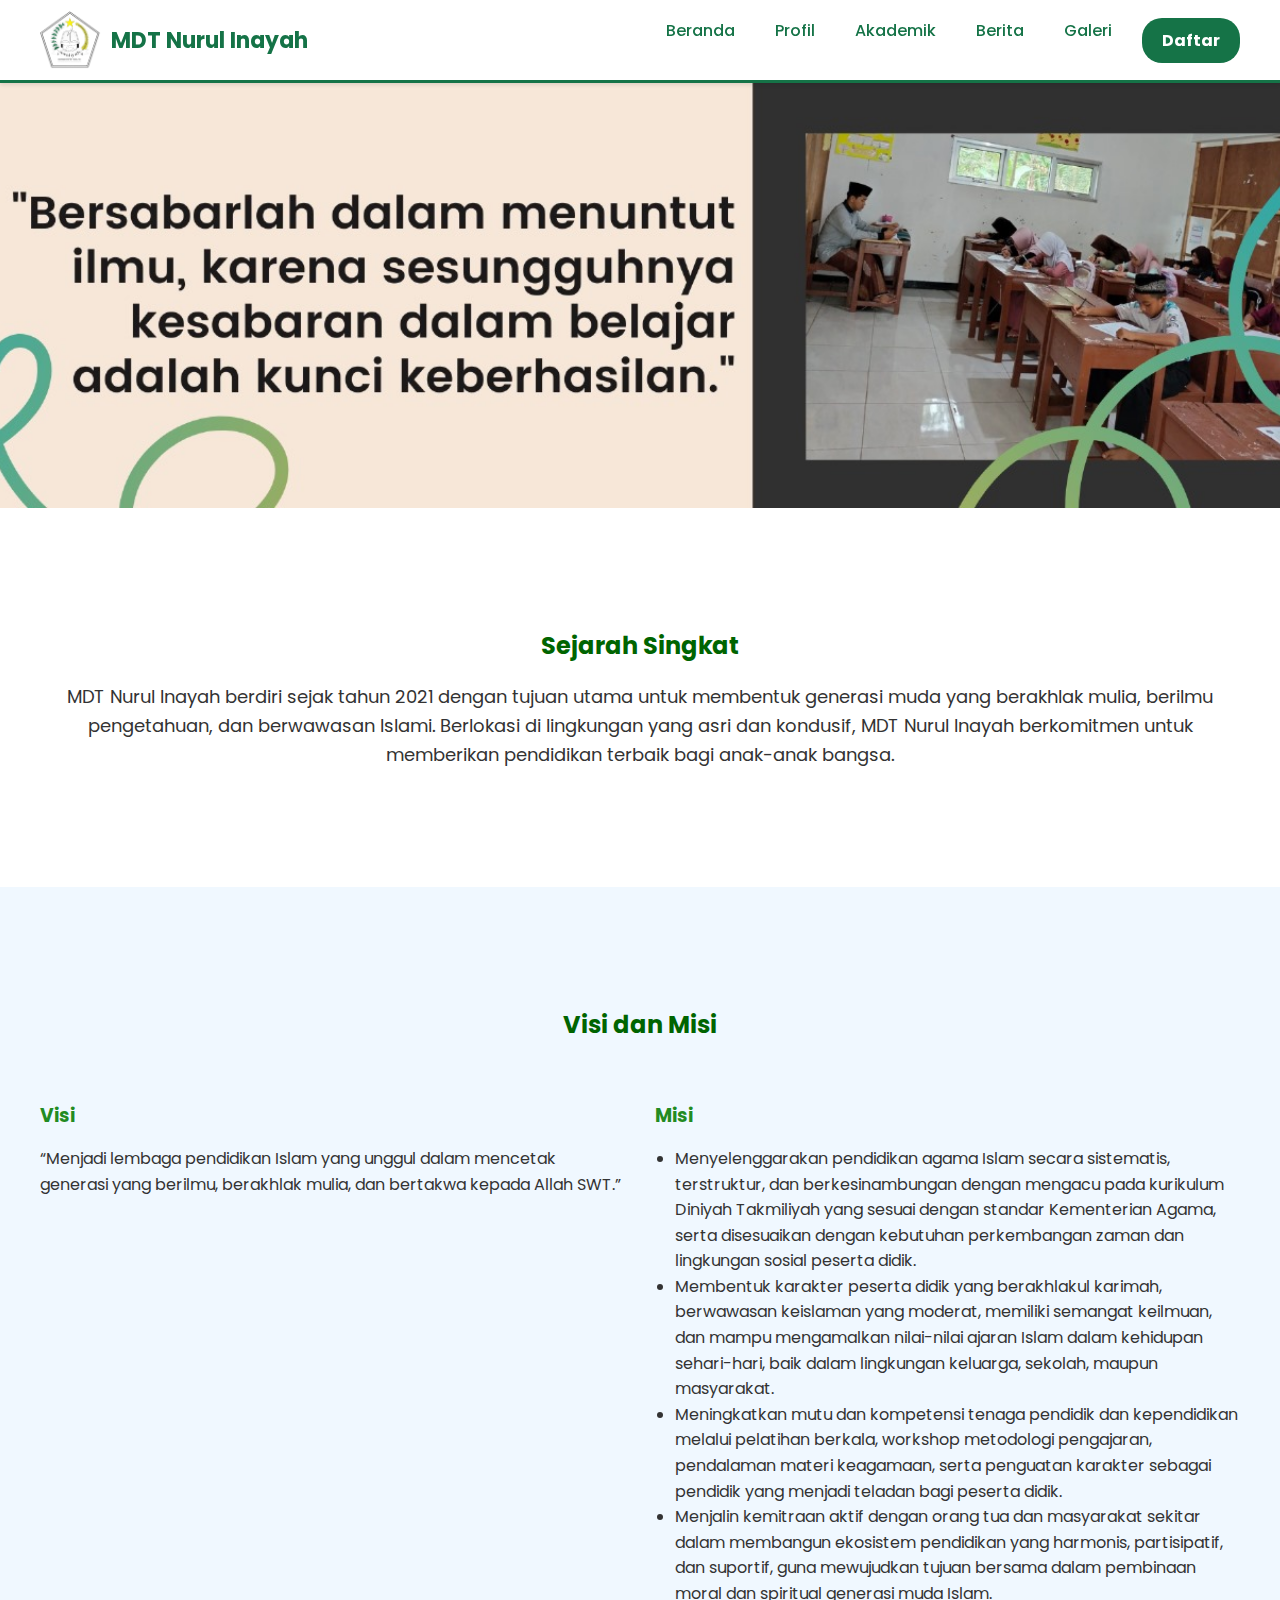
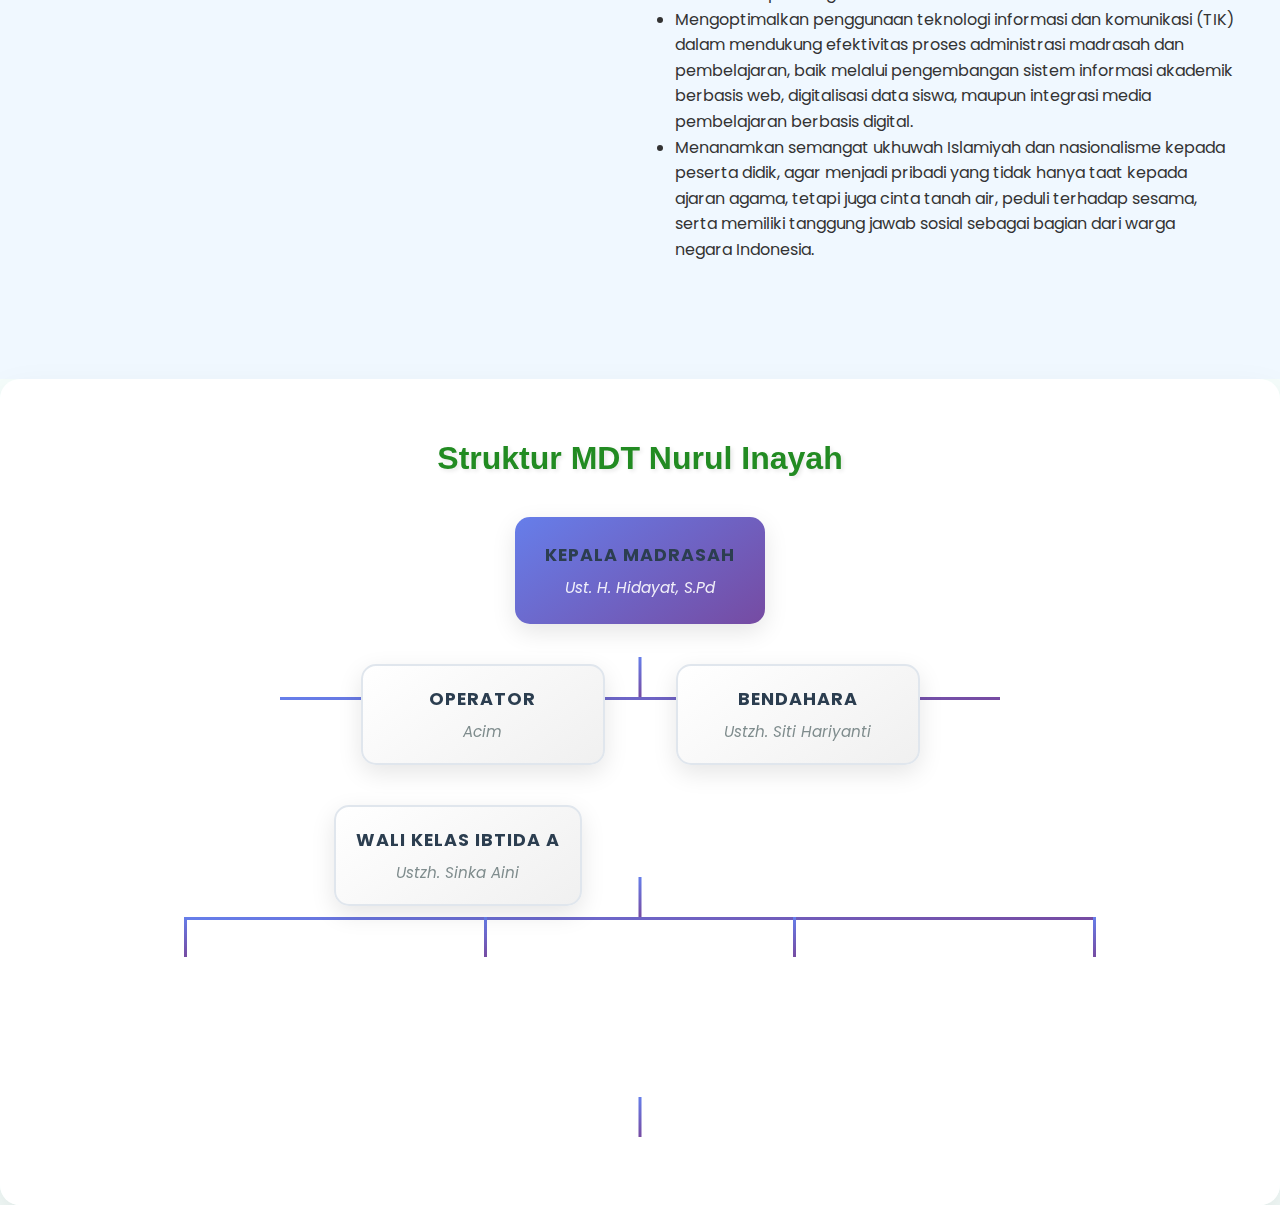
<file: templates/profil.html>
<!DOCTYPE html>
<html lang="id">
<head>
  <meta charset="UTF-8">
  <meta name="viewport" content="width=device-width, initial-scale=1.0">
  <title>Profil MDT Nurul Inayah</title>
  <link rel="stylesheet" href="/static/profil.css">
  <link href="https://fonts.googleapis.com/css2?family=Poppins:wght@400;600&display=swap" rel="stylesheet">
</head>
<body>
  <header>
    <div class="container">
    <div class="logo">
        <img src="/static/img/Logo_MDT-removebg-preview.png" alt="Logo MDT Nurul Inayah" style="height: 60px;">
        <span>MDT Nurul Inayah</span>
      </div> 
      
    <!-- Hamburger icon -->
    <div class="menu-toggle" id="menu-toggle">&#9776;</div>

    <nav>
      <ul>
        <li><a href="index.html">Beranda</a></li>
        <li><a href="profil.html">Profil</a></li>
        <li><a href="akademik.html">Akademik</a></li>
        <li><a href="berita.html">Berita</a></li>
        <li><a href="galeri.html">Galeri</a></li>
        <li><a href="daftar.html" class="btn-daftar">Daftar</a></li>
      </ul>
    </nav>
  </header>

    <!-- Hero Section -->
    <section class="hero-profil">
        <h1></h1>
        <p></p>
    </section>

    <!-- Tentang Sekolah -->
    <section class="about-section">
        <div class="container">
            <h2>Sejarah Singkat</h2>
            <p>MDT Nurul Inayah berdiri sejak tahun 2021 dengan tujuan utama untuk membentuk generasi muda yang berakhlak mulia, berilmu pengetahuan, dan berwawasan Islami. Berlokasi di lingkungan yang asri dan kondusif, MDT Nurul Inayah berkomitmen untuk memberikan pendidikan terbaik bagi anak-anak bangsa.</p>
        </div>
    </section>

    <!-- Visi dan Misi -->
    <section class="visi-misi">
        <div class="container">
            <h2>Visi dan Misi</h2>
            <div class="grid-visi-misi">
                <div class="visi">
                    <h3>Visi</h3>
                    <p>“Menjadi lembaga pendidikan Islam yang unggul dalam mencetak generasi yang berilmu, berakhlak mulia, dan bertakwa kepada Allah SWT.”</p>
                </div>
                <div class="misi">
                    <h3>Misi</h3>
                    <ul>
                        <li>Menyelenggarakan pendidikan agama Islam secara sistematis, terstruktur, dan berkesinambungan dengan mengacu pada kurikulum Diniyah Takmiliyah yang sesuai dengan standar Kementerian Agama, serta disesuaikan dengan kebutuhan perkembangan zaman dan lingkungan sosial peserta didik.</li>
                        <li>Membentuk karakter peserta didik yang berakhlakul karimah, berwawasan keislaman yang moderat, memiliki semangat keilmuan, dan mampu mengamalkan nilai-nilai ajaran Islam dalam kehidupan sehari-hari, baik dalam lingkungan keluarga, sekolah, maupun masyarakat.</li>
                        <li>Meningkatkan mutu dan kompetensi tenaga pendidik dan kependidikan melalui pelatihan berkala, workshop metodologi pengajaran, pendalaman materi keagamaan, serta penguatan karakter sebagai pendidik yang menjadi teladan bagi peserta didik.</li>
                        <li>Menjalin kemitraan aktif dengan orang tua dan masyarakat sekitar dalam membangun ekosistem pendidikan yang harmonis, partisipatif, dan suportif, guna mewujudkan tujuan bersama dalam pembinaan moral dan spiritual generasi muda Islam.</li>
                        <li>Mengoptimalkan penggunaan teknologi informasi dan komunikasi (TIK) dalam mendukung efektivitas proses administrasi madrasah dan pembelajaran, baik melalui pengembangan sistem informasi akademik berbasis web, digitalisasi data siswa, maupun integrasi media pembelajaran berbasis digital.</li>
                        <li>Menanamkan semangat ukhuwah Islamiyah dan nasionalisme kepada peserta didik, agar menjadi pribadi yang tidak hanya taat kepada ajaran agama, tetapi juga cinta tanah air, peduli terhadap sesama, serta memiliki tanggung jawab sosial sebagai bagian dari warga negara Indonesia.</li>
                    </ul>
                </div>
            </div>
        </div>
    </section>
    <!-- Struktur -->
   

    <div class="container-struktur">
      <h1 class="title">Struktur MDT Nurul Inayah</h1>
      
      <div class="org-chart">
          <!-- Connecting Lines -->
          <div class="line vertical-line line-1"></div>
          <div class="line horizontal-line line-2"></div>
          <div class="line vertical-line line-3a"></div>
          <div class="line vertical-line line-3b"></div>
          <div class="line vertical-line line-4"></div>
          <div class="line horizontal-line line-5"></div>
          <div class="line vertical-line line-6a"></div>
          <div class="line vertical-line line-6b"></div>
          <div class="line vertical-line line-6c"></div>
          <div class="line vertical-line line-6d"></div>
          <div class="line vertical-line line-7"></div>

          <!-- Level 1: Kepala Madrasah -->
          <div class="position kepala" data-position="kepala">
              <div class="position-title">KEPALA MADRASAH</div>
              <div class="position-name">Ust. H. Hidayat, S.Pd</div>
          </div>

          <!-- Level 2: Operator & Bendahara -->
          <div class="level-2">
              <div class="position" data-position="operator">
                  <div class="position-title">OPERATOR</div>
                  <div class="position-name">Acim</div>
              </div>
              <div class="position" data-position="bendahara">
                  <div class="position-title">BENDAHARA</div>
                  <div class="position-name">Ustzh. Siti Hariyanti</div>
              </div>
          </div>

          <!-- Level 3: Wali Kelas Ibtida -->
          <div class="level-3">
              <div class="position" data-position="wali-a">
                  <div class="position-title">WALI KELAS IBTIDA A</div>
                  <div class="position-name">Ustzh. Sinka Aini</div>
              </div>
              <div class="position" data-position="wali-b">
                  <div class="position-title">WALI KELAS IBTIDA B</div>
                  <div class="position-name">Ustzh. Fitri</div>
              </div>
          </div>

          <!-- Level 4: Wali Kelas 1-4 -->
          <div class="level-4">
              <div class="position" data-position="kelas-1">
                  <div class="position-title">WALI KELAS 1</div>
                  <div class="position-name">Ustzh. Siti Hariyanti</div>
              </div>
              <div class="position" data-position="kelas-2">
                  <div class="position-title">WALI KELAS 2</div>
                  <div class="position-name">Ustzh. Siti Solihat</div>
              </div>
              <div class="position" data-position="kelas-3">
                  <div class="position-title">WALI KELAS 3</div>
                  <div class="position-name">Ustzh. Siti Maesaroh</div>
              </div>
              <div class="position" data-position="kelas-4">
                  <div class="position-title">WALI KELAS 4</div>
                  <div class="position-name">Acim</div>
              </div>
          </div>

          <!-- Level 5: Santri -->
          <div class="position santri" data-position="santri">
              <div class="position-title">SANTRI</div>
          </div>
      </div>
  </div>

  <script>
      // Add interactive effects
      document.addEventListener('DOMContentLoaded', function() {
          const positions = document.querySelectorAll('.position');
          
          positions.forEach(position => {
              position.addEventListener('click', function() {
                  const positionType = this.getAttribute('data-position');
                  
                  // Add click effect
                  this.style.transform = 'scale(0.95)';
                  setTimeout(() => {
                      this.style.transform = 'translateY(-5px)';
                  }, 150);
                  
                  // Show position info (you can customize this)
                  const title = this.querySelector('.position-title').textContent;
                  const name = this.querySelector('.position-name')?.textContent || '';
                  
                  // Create a subtle notification
                  showNotification(`${title}${name ? ': ' + name : ''}`);
              });
              
              // Add hover effect to connecting lines
              position.addEventListener('mouseenter', function() {
                  const lines = document.querySelectorAll('.line');
                  lines.forEach(line => {
                      line.style.background = 'linear-gradient(45deg, #667eea, #764ba2)';
                      line.style.boxShadow = '0 0 10px rgba(102, 126, 234, 0.5)';
                  });
              });
              
              position.addEventListener('mouseleave', function() {
                  const lines = document.querySelectorAll('.line');
                  lines.forEach(line => {
                      line.style.background = 'linear-gradient(45deg, #667eea, #764ba2)';
                      line.style.boxShadow = 'none';
                  });
              });
          });
      });
      
      function showNotification(message) {
          // Create notification element
          const notification = document.createElement('div');
          notification.textContent = message;
          notification.style.cssText = `
              position: fixed;
              top: 20px;
              right: 20px;
              background: linear-gradient(145deg, #667eea, #764ba2);
              color: white;
              padding: 15px 25px;
              border-radius: 10px;
              box-shadow: 0 10px 25px rgba(0, 0, 0, 0.2);
              z-index: 1000;
              font-weight: bold;
              transform: translateX(100%);
              transition: transform 0.3s ease;
          `;
          
          document.body.appendChild(notification);
          
          // Animate in
          setTimeout(() => {
              notification.style.transform = 'translateX(0)';
          }, 100);
          
          // Remove after 3 seconds
          setTimeout(() => {
              notification.style.transform = 'translateX(100%)';
              setTimeout(() => {
                  document.body.removeChild(notification);
              }, 300);
          }, 3000);
      }
      
      // Add loading animation
      window.addEventListener('load', function() {
          const positions = document.querySelectorAll('.position');
          positions.forEach((position, index) => {
              position.style.opacity = '0';
              position.style.transform = 'translateY(30px)';
              
              setTimeout(() => {
                  position.style.transition = 'all 0.8s ease';
                  position.style.opacity = '1';
                  position.style.transform = 'translateY(0)';
              }, index * 200);
          });
      });
  </script>

</body>
</html>
</file>
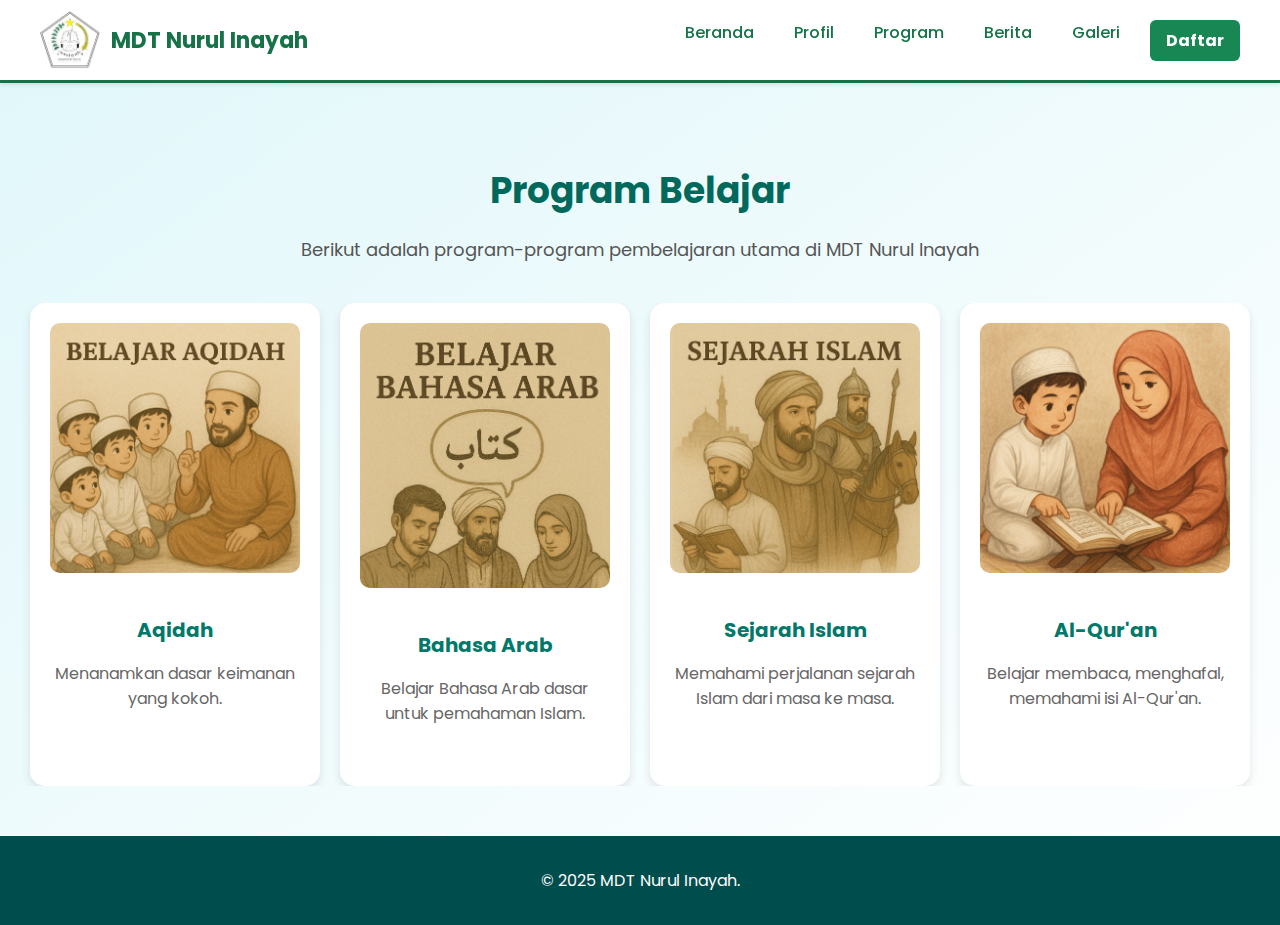
<file: templates/program.html>
<!DOCTYPE html>
<html lang="id">
<head>
  <meta charset="UTF-8">
  <meta name="viewport" content="width=device-width, initial-scale=1.0">
  <title>Sekolah Islam Modern</title>
  <link rel="stylesheet" href="/static/program.css">
  <link href="https://fonts.googleapis.com/css2?family=Poppins:wght@400;600&display=swap" rel="stylesheet">
</head>
<body>
  <header>
    <div class="container">
    <div class="logo">
        <img src="/static/img/Logo_MDT-removebg-preview.png" alt="Logo MDT Nurul Inayah" style="height: 60px;">
        <span>MDT Nurul Inayah</span>
      </div> 
      
      <!-- Hamburger icon -->
      <div class="menu-toggle" id="menu-toggle">&#9776;</div>
    <nav>
      <ul>
        <li><a href="index.html">Beranda</a></li>
        <li><a href="profil.html">Profil</a></li>
        <li><a href="program.html">Program</a></li>
        <li><a href="berita.html">Berita</a></li>
        <li><a href="galeri.html">Galeri</a></li>
        <li><a href="daftar.html" class="btn-daftar">Daftar</a></li>
      </ul>
    </nav>
  </header>

  <section class="program-section">
    <h2>Program Belajar</h2>
    <p>Berikut adalah program-program pembelajaran utama di MDT Nurul Inayah</p>

    <div class="program-slider">
      <div class="program-track">
        
        <!-- Card Program -->
        <div class="card">
          <img src="/static/img/belajar-aqidah.png" alt="Aqidah">
          <h3>Aqidah</h3>
          <p>Menanamkan dasar keimanan yang kokoh.</p>
        </div>
  
        <div class="card">
          <img src="/static/img/belajar-arab1.png" alt="Bahasa Arab">
          <h3>Bahasa Arab</h3>
          <p>Belajar Bahasa Arab dasar untuk pemahaman Islam.</p>
        </div>
  
        <div class="card">
          <img src="/static/img/belajar-sejarah.png" alt="Sejarah Islam">
          <h3>Sejarah Islam</h3>
          <p>Memahami perjalanan sejarah Islam dari masa ke masa.</p>
        </div>
  
        <div class="card">
          <img src="/static/img/belajar.png" alt="Al-Qur'an">
          <h3>Al-Qur'an</h3>
          <p>Belajar membaca, menghafal, memahami isi Al-Qur'an.</p>
        </div>
  
        <!-- Duplicate konten buat efek infinite -->
        <div class="card">
          <img src="/static/img/belajar-aqidah.png" alt="Aqidah">
          <h3>Aqidah</h3>
          <p>Menanamkan dasar keimanan yang kokoh.</p>
        </div>
  
        <div class="card">
          <img src="/static/img/belajar-arab1.png" alt="Bahasa Arab">
          <h3>Bahasa Arab</h3>
          <p>Belajar Bahasa Arab dasar untuk pemahaman Islam.</p>
        </div>

        <div class="card">
            <img src="/static/img/belajar-sejarah.png" alt="Sejarah Islam">
            <h3>Sejarah Islam</h3>
            <p>Memahami perjalanan sejarah Islam dari masa ke masa.</p>
          </div>

          <div class="card">
            <img src="/static/img/belajar.png" alt="Al-Qur'an">
            <h3>Al-Qur'an</h3>
            <p>Belajar membaca, menghafal, memahami isi Al-Qur'an.</p>
          </div>

          <div class="card">
            <img src="/static/img/belajar-aqidah.png" alt="Aqidah">
            <h3>Aqidah</h3>
            <p>Menanamkan dasar keimanan yang kokoh.</p>
          </div>
  
      </div>
    </div>
  </section>
  
  <footer>
    <p>© 2025 MDT Nurul Inayah.
  </footer>

  <script src="/js/script.js"></script>
</body>
</html>
</file>
<file: static/style.css>
body {
    font-family: 'Poppins', sans-serif;
    margin: 0;
    background-color: #f5fdfb;
    color: #333;
  }
  
/* Header */
header {
    background-color: #ffffff;
    border-bottom: 3px solid #157347;
    box-shadow: 0 2px 4px rgba(0, 0, 0, 0.1);
    padding: 10px 0;
    position: sticky;
    top: 0;
    z-index: 1000;
}

/* Container Flex */
header .container {
    max-width: 1200px;
    margin: auto;
    padding: 0 20px;
    display: flex;
    align-items: center;  /* Menyusun logo dan navigasi sejajar secara vertikal */
    justify-content: space-between;
}

/* Logo */
.logo {
    display: flex;
    align-items: center;
    gap: 10px;
    font-size: 22px;
    font-weight: bold;
    color: #157347;
}

.logo img {
    height: 50px;
}


.menu-toggle {
  font-size: 28px;
  cursor: pointer;
  display: none;
  color: rgb(5, 98, 83);
}

/* Navigasi */
nav {
    display: flex;
    justify-content: flex-end;  /* Menempatkan menu di sebelah kanan */
}

nav ul {
    display: flex;
    gap: 20px;
    list-style: none;
    margin: 0;
    padding: 0;
}

nav ul li a {
    text-decoration: none;
    color: #157347;
    font-weight: 500;
    padding: 6px 10px;
    transition: all 0.3s ease;
    border-radius: 5px;
}

nav ul li a:hover {
    background-color: #eaf7ef;
    color: #000;
}

.btn-daftar {
  background-color: #198754; /* Bootstrap-like green */
  color: #fff !important;
  padding: 8px 16px;
  border-radius: 6px;
  font-weight: bold;
  transition: all 0.3s ease;
  display: inline-block;
  text-decoration: none;
}

.btn-daftar:hover {
  background-color: #157347;
  transform: scale(1.05);
  box-shadow: 0 4px 12px rgba(0,0,0,0.15);
}
  
  
.hero {
  background: 
    url('/static/img/banne-hero.jpg');
  background-size: cover;
  color: white;
  height: 40vh; /* 100% tinggi layar */
  width: 100%; /* 100% lebar */
  display: flex;
  flex-direction: column;
  justify-content: center;
  align-items: center;
  text-align: center;
  position: relative;
  padding: 6em 1em;
}
  
  .hero::after {
    content: "";
    position: absolute;
    top: 0; left: 0; right: 0; bottom: 0;
    background-color: rgba(0, 0, 0, 0.4); /* Overlay */
  }
  
  .hero h1 {
    position: relative;
    font-size: 2.5em;
    margin-bottom: 0.5em;
  }
  
  .hero p {
    position: relative;
    font-size: 1.2em;
    max-width: 700px;
    margin: auto;
  }

  .tentang {
    background-color: #ffffff;
    padding: 3em 2em;
    text-align: center;
  }
  
  .tentang h2 {
    font-size: 2em;
    color: #157347;
    margin-bottom: 1em;
  }
  
  .tentang p {
    max-width: 800px;
    margin: auto;
    font-size: 1.1em;
    line-height: 1.8em;
    color: #555;
  }

  .foto-sambutan {
    width: 200px;
    height: 200px;
    object-fit: cover;
    object-position: center 10%;
    border-radius: 0;
    margin-top: 2em;
    margin-bottom: 2em;
    box-shadow: 0 4px 10px rgba(0,0,0,0.1);
  }
  

  .layanan-sekolah {
    padding: 4em 1em;
    background: #fff;
    text-align: center;
    border-radius: 1.5em;
    box-shadow: 0 0 30px rgba(0,0,0,0.05);
    margin: 2em;
  }
  
  .judul-layanan {
    font-size: 1.8em;
    color: white;
    background-color: #157347;
    display: inline-block;
    padding: 0.5em 1em;
    border-radius: 0.7em;
    margin-bottom: 2em;
  }
  
  .layanan-container {
    display: flex;
    justify-content: center;
    gap: 2em;
    flex-wrap: wrap;
  }
  
  .layanan-item {
    display: flex;
    flex-direction: column;
    align-items: center;
    max-width: 130px;
    padding: 1em;
    transition: transform 0.3s ease;
  }
  
  .layanan-item img {
    width: 80px;
    height: 80px;
    object-fit: contain;
    margin-bottom: 0.8em;
  }
  
  .layanan-item p {
    font-weight: 600;
    color: #444;
    font-size: 0.95em;
  }
  
  .layanan-item:hover {
    transform: scale(1.05);
  }  


  .visi-misi {
    display: flex;
    flex-wrap: wrap;
    justify-content: center;
    gap: 2em;
    background-color: #f1fdfb;
    padding: 3em 2em;
    text-align: center;
  }
  
  .visi-misi .box {
    background-color: white;
    box-shadow: 0 2px 8px rgba(0,0,0,0.1);
    border-left: 5px solid #20c997;
    padding: 2em;
    flex: 1;
    min-width: 280px;
    border-radius: 8px;
  }
  
  .visi-misi h3 {
    color: #157347;
    font-size: 1.5em;
    margin-bottom: 1em;
  }
  
  .visi-misi ul {
    list-style: none;
    padding: 0;
    color: #444;
  }
  
  .visi-misi ul li::before {
    content: "✓";
    color: #20c997;
    margin-right: 8px;
  }

  .berita {
    background-color: #fff;
    padding: 3em 2em;
    text-align: center;
  }
  
  .berita h2 {
    font-size: 2em;
    margin-bottom: 1.5em;
    color: #157347;
  }
  
  .berita-grid {
    display: grid;
    grid-template-columns: repeat(auto-fit, minmax(260px, 1fr));
    gap: 2em;
  }
  
  .card {
    background: #ffffff;
    border-radius: 12px;
    overflow: hidden;
    box-shadow: 0 4px 10px rgba(0,0,0,0.1);
    transition: transform 0.3s ease;
  }
  
  .card:hover {
    transform: translateY(-5px);
  }
  
  .card img {
    width: 100%;
    height: 200px;
    object-fit: initial;
  }
  
  .card h4 {
    font-size: 1.2em;
    color: #157347;
    margin: 1em 1em 0.5em;
  }
  
  .card p {
    font-size: 0.95em;
    color: #555;
    margin: 0 1em 1em;
  }


  .marquee-container {
    overflow: hidden;
    position: relative;
    width: 100%;
  }
  
  .berita-grid.marquee {
    display: flex;
    gap: 20px;
    width: max-content; /* Penting agar bisa bergerak panjang */
    animation: marquee 40s linear infinite;
  }
  
  @keyframes marquee {
    0% {
      transform: translateX(0);
    }
    100% {
      transform: translateX(-50%);
    }
  }
  
  .card {
    flex: 0 0 auto;
    width: 300px;
    background: #fff;
    padding: 15px;
    border-radius: 8px;
    box-shadow: 0 4px 8px rgba(0,0,0,0.1);
    transition: transform 0.3s;
  }
  
  .card:hover {
    transform: scale(1.05);
  }  
  

  .contact-section {
    background-color: #2bab31; /* Hijau tua */
    color: white;
    padding: 30px 20px;
  }
  
  .contact-content {
    display: flex;
    justify-content: space-between;
    flex-wrap: wrap;
    max-width: 1200px;
    margin: auto;
  }
  
  .left-contact, .right-contact {
    flex: 1;
    min-width: 250px;
    margin: 10px;
  }
  
  .left-contact h3,
  .right-contact h3 {
    margin-bottom: 10px;
  }
  
  .right-contact a {
    color: white;
    text-decoration: none;
    margin-right: 10px;
  }

  .right-contact a i {
    margin-right: 5px;
  }
  
  
  .right-contact a:hover {
    text-decoration: underline;
  }
  
  
  footer {
    text-align: center;
    padding: 1em;
    background-color: #004d4d;
    color: white;
  }  
  
  /* RESPONSIVE STYLE */
  @media (max-width: 768px) {
    .menu-toggle {
      display: block;
    }
  
    nav {
      display: none;
      width: 100%;
    }
  
    nav.active {
      display: block;
    }
  
    nav ul {
      flex-direction: column;
      gap: 0;
    }
  
    nav ul li {
      border-top: 1px solid #ccc;
    }
  
    nav ul li a {
      padding: 10px 20px;
      display: block;
      width: 100%;
    }
  }
</file>
<file: static/formulir.css>
body {
    margin: 0;
    font-family: 'Poppins', sans-serif;
    background-color: #e8f6f3; /* Hijau muda soft */
    display: flex;
    align-items: center;
    justify-content: center;
    min-height: 100vh;
  }
  
  .container {
    background-color: #ffffff;
    padding: 40px;
    border-radius: 12px;
    box-shadow: 0 4px 12px rgba(0, 0, 0, 0.1);
    width: 100%;
    max-width: 500px;
  }
  
  h1 {
    text-align: center;
    color: #20c997; /* Hijau branding */
    margin-bottom: 30px;
  }
  
  .form-pendaftaran {
    display: flex;
    flex-direction: column;
    gap: 20px;
  }
  
  .form-group {
    display: flex;
    flex-direction: column;
  }
  
  .form-group label {
    margin-bottom: 8px;
    color: #333;
    font-weight: 500;
  }
  
  .form-group input,
  .form-group textarea {
    padding: 10px;
    border: 1px solid #ccc;
    border-radius: 8px;
    outline: none;
    font-size: 16px;
  }
  
  .form-group input:focus,
  .form-group textarea:focus {
    border-color: #20c997;
  }
  
  .btn-submit {
    background-color: #20c997;
    color: white;
    padding: 12px;
    border: none;
    border-radius: 8px;
    cursor: pointer;
    font-size: 16px;
    transition: background-color 0.3s ease;
  }
  
  .btn-submit:hover {
    background-color: #17a589;
  }
</file>
<file: dasboard_admin/dashboard_admin.css>
:root {
    --primary-green: #2d6e3a;
    --secondary-green: #4a8c5a;
    --light-green: #e8f5e8;
    --gold: #d4af37;
    --light-gold: #f7f3e8;
    --dark-text: #2c3e50;
    --light-gray: #f8f9fa;
    --shadow: 0 4px 15px rgba(0,0,0,0.1);
}

* {
    margin: 0;
    padding: 0;
    box-sizing: border-box;
}

body {
    font-family: 'Poppins', sans-serif;
    background: linear-gradient(135deg, var(--light-green) 0%, #ffffff 100%);
    min-height: 100vh;
}

.sidebar {
    position: fixed;
    top: 0;
    left: 0;
    height: 100vh;
    width: 280px;
    background: linear-gradient(180deg, var(--primary-green) 0%, var(--secondary-green) 100%);
    padding: 0;
    z-index: 1000;
    transition: all 0.3s ease;
    box-shadow: var(--shadow);
}

.sidebar-header {
    padding: 25px 20px;
    text-align: center;
    border-bottom: 1px solid rgba(255,255,255,0.1);
    background: rgba(0,0,0,0.1);
}

.sidebar-header h3 {
    color: white;
    font-weight: 700;
    font-size: 1.4rem;
    margin: 0;
    text-shadow: 2px 2px 4px rgba(0,0,0,0.3);
}

.sidebar-header .subtitle {
    color: var(--light-gold);
    font-size: 0.9rem;
    font-weight: 400;
    margin-top: 5px;
}

.nav-menu {
    padding: 20px 0;
    list-style: none;
}

.nav-item {
    margin: 8px 0;
}

.nav-link {
    display: flex;
    align-items: center;
    padding: 15px 25px;
    color: rgba(255,255,255,0.9);
    text-decoration: none;
    transition: all 0.3s ease;
    font-weight: 500;
    border-left: 4px solid transparent;
}

.nav-link:hover, .nav-link.active {
    background: rgba(255,255,255,0.15);
    color: white;
    border-left: 4px solid var(--gold);
}

.nav-link i {
    margin-right: 12px;
    width: 20px;
    text-align: center;
    font-size: 1.1rem;
}

.main-content {
    margin-left: 280px;
    padding: 30px;
    min-height: 100vh;
}

.header {
    background: white;
    padding: 20px 30px;
    border-radius: 15px;
    margin-bottom: 30px;
    box-shadow: var(--shadow);
    border-left: 5px solid var(--primary-green);
}

.header h1 {
    color: var(--primary-green);
    font-weight: 700;
    margin: 0;
    font-size: 2rem;
}

.header .breadcrumb {
    color: #666;
    font-size: 0.95rem;
    margin-top: 5px;
}

.stats-grid {
    display: grid;
    grid-template-columns: repeat(auto-fit, minmax(280px, 1fr));
    gap: 25px;
    margin-bottom: 30px;
}

.stat-card {
    background: white;
    padding: 30px;
    border-radius: 15px;
    box-shadow: var(--shadow);
    transition: transform 0.3s ease, box-shadow 0.3s ease;
    border-top: 4px solid var(--primary-green);
    position: relative;
    overflow: hidden;
}

.stat-card::before {
    content: '';
    position: absolute;
    top: 0;
    right: 0;
    width: 100px;
    height: 100px;
    background: linear-gradient(45deg, var(--light-green), transparent);
    border-radius: 50%;
    transform: translate(30px, -30px);
    opacity: 0.3;
}

.stat-card:hover {
    transform: translateY(-5px);
    box-shadow: 0 8px 25px rgba(0,0,0,0.15);
}

.stat-icon {
    width: 60px;
    height: 60px;
    background: linear-gradient(135deg, var(--primary-green), var(--secondary-green));
    border-radius: 12px;
    display: flex;
    align-items: center;
    justify-content: center;
    margin-bottom: 20px;
    box-shadow: 0 4px 10px rgba(45,110,58,0.3);
}

.stat-icon i {
    font-size: 1.8rem;
    color: white;
}

.stat-number {
    font-size: 2.2rem;
    font-weight: 700;
    color: var(--primary-green);
    margin-bottom: 5px;
}

.stat-label {
    color: #666;
    font-weight: 500;
    font-size: 1.1rem;
}

.chart-section {
    background: white;
    padding: 30px;
    border-radius: 15px;
    box-shadow: var(--shadow);
    margin-bottom: 30px;
}

.chart-header {
    display: flex;
    justify-content: space-between;
    align-items: center;
    margin-bottom: 25px;
    padding-bottom: 15px;
    border-bottom: 2px solid var(--light-green);
}

.chart-title {
    color: var(--primary-green);
    font-weight: 600;
    font-size: 1.3rem;
    margin: 0;
}

.class-buttons {
    display: flex;
    gap: 10px;
    flex-wrap: wrap;
}

.class-btn {
    padding: 8px 16px;
    border: 2px solid var(--primary-green);
    background: white;
    color: var(--primary-green);
    border-radius: 25px;
    cursor: pointer;
    transition: all 0.3s ease;
    font-weight: 500;
    font-size: 0.9rem;
}

.class-btn:hover, .class-btn.active {
    background: var(--primary-green);
    color: white;
    transform: translateY(-2px);
    box-shadow: 0 4px 10px rgba(45,110,58,0.3);
}

.average-display {
    text-align: center;
    padding: 40px;
    background: linear-gradient(135deg, var(--light-green), white);
    border-radius: 15px;
    margin-top: 20px;
}

.average-score {
    font-size: 3rem;
    font-weight: 700;
    color: var(--primary-green);
    margin-bottom: 10px;
}

.average-label {
    font-size: 1.2rem;
    color: #666;
    font-weight: 500;
}

.class-details {
    display: grid;
    grid-template-columns: repeat(auto-fit, minmax(200px, 1fr));
    gap: 15px;
    margin-top: 20px;
}

.class-item {
    background: white;
    padding: 20px;
    border-radius: 10px;
    text-align: center;
    border: 2px solid var(--light-green);
    transition: all 0.3s ease;
}

.class-item:hover {
    border-color: var(--primary-green);
    transform: translateY(-3px);
    box-shadow: 0 6px 15px rgba(0,0,0,0.1);
}

.class-name {
    font-weight: 600;
    color: var(--primary-green);
    font-size: 1.1rem;
    margin-bottom: 8px;
}

.class-count {
    font-size: 1.8rem;
    font-weight: 700;
    color: var(--secondary-green);
}

@media (max-width: 768px) {
    .sidebar {
        transform: translateX(-100%);
    }
    
    .main-content {
        margin-left: 0;
        padding: 20px;
    }
    
    .stats-grid {
        grid-template-columns: 1fr;
        gap: 20px;
    }
    
    .class-buttons {
        justify-content: center;
    }
}

.islamic-pattern {
    position: absolute;
    top: 10px;
    right: 10px;
    width: 40px;
    height: 40px;
    background: url('data:image/svg+xml,<svg xmlns="http://www.w3.org/2000/svg" viewBox="0 0 100 100"><path d="M50 10 L60 30 L80 30 L65 45 L70 65 L50 55 L30 65 L35 45 L20 30 L40 30 Z" fill="%23d4af37" opacity="0.2"/></svg>');
    background-size: contain;
}
</file>
<file: static/akademik.css>
body {
  font-family: 'Segoe UI', sans-serif;
  background: linear-gradient(to right, #eef2f3, #dfe9f3);
  margin: 0;
  padding: 0;
  color: #328E6E;
}

.container {
  display: flex;
  flex-direction: column;
  align-items: center;
  justify-content: center;
  height: 100vh;
  padding: 20px;
  text-align: center;
}

.card {
  background-color: rgba(255, 255, 255, 0.1);
  padding: 40px;
  border-radius: 16px;
  box-shadow: 0 8px 16px rgba(0, 0, 0, 0.2);
  max-width: 450px;
  width: 100%;
}

h1 {
  margin-bottom: 10px;
  font-size: 2em;
}

p {
  font-size: 1em;
  margin-bottom: 30px;
  line-height: 1.5;
}

.login-btn {
  background-color: DDEB9D;
  color: #143D60;
  border: none;
  padding: 12px 30px;
  border-radius: 25px;
  font-size: 1em;
  cursor: pointer;
  transition: background 0.3s ease;
}

.login-btn:hover {
  background-color: #FCF259;
}

.note {
  margin-top: 20px;
  font-size: 0.9em;
  color: #ccc;
}

.beranda-link {
  color: #157347;
  text-decoration: none;
  font-weight: bold;
  transition: color 0.3s ease;
}

.beranda-link a {
  color: #143D60;
  text-decoration: none;
  transition: color 0.3s ease;
}

.beranda-link a:hover {
  background-color: #FCF259;
}
</file>
<file: static/profil.css>
body {
  font-family: 'Poppins', sans-serif;
  margin: 0;
  background-color: #f5fdfb;
  color: #333;
}

/* Header */
header {
  background-color: #ffffff;
  border-bottom: 3px solid #157347;
  box-shadow: 0 2px 4px rgba(0, 0, 0, 0.1);
  padding: 10px 0;
  position: sticky;
  top: 0;
  z-index: 1000;
}

/* Container Flex */
header .container {
  max-width: 1200px;
  margin: auto;
  padding: 0 20px;
  display: flex;
  align-items: center;  /* Menyusun logo dan navigasi sejajar secara vertikal */
  justify-content: space-between;
}

/* Logo */
.logo {
  display: flex;
  align-items: center;
  gap: 10px;
  font-size: 22px;
  font-weight: bold;
  color: #157347;
}

.logo img {
  height: 50px;
}


.menu-toggle {
font-size: 28px;
cursor: pointer;
display: none;
color: rgb(5, 98, 83);
}

/* Navigasi */
nav {
  display: flex;
  justify-content: flex-end;  /* Menempatkan menu di sebelah kanan */
}

nav ul {
  display: flex;
  gap: 20px;
  list-style: none;
  margin: 0;
  padding: 0;
}

nav ul li a {
  text-decoration: none;
  color: #157347;
  font-weight: 500;
  padding: 6px 10px;
  transition: all 0.3s ease;
  border-radius: 5px;
}

nav ul li a:hover {
  background-color: #eaf7ef;
  color: #000;
}

@media screen and (max-width: 768px) {
nav ul {
  flex-direction: column;
  display: none;
  background-color: white;
  position: absolute;
  top: 60px;
  right: 20px;
  box-shadow: 0 4px 6px rgba(0,0,0,0.1);
  padding: 10px;
  border-radius: 5px;
}

nav ul.active {
  display: flex;
}

.menu-toggle {
  display: block;
}
}


.btn-daftar {
background-color: #198754; /* Bootstrap-like green */
color: #fff !important;
padding: 8px 16px;
border-radius: 6px;
font-weight: bold;
transition: all 0.3s ease;
display: inline-block;
text-decoration: none;
}

.btn-daftar:hover {
background-color: #157347;
transform: scale(1.05);
box-shadow: 0 4px 12px rgba(0,0,0,0.15);
}


.hero {
background: 
  url('/static/img/banne-hero.jpg');
background-size: cover;
color: white;
height: 40vh; /* 100% tinggi layar */
width: 100%; /* 100% lebar */
display: flex;
flex-direction: column;
justify-content: center;
align-items: center;
text-align: center;
position: relative;
padding: 6em 1em;
}

.hero {
background: linear-gradient(rgba(0,0,0,0.4), rgba(0,0,0,0.4)), url('/static/img/banne-hero.jpg') center/cover no-repeat;
color: white;
text-align: center;
padding: 100px 20px;
}

.hero-content h1 {
font-size: 36px;
margin-bottom: 20px;
}

.hero-content p {
font-size: 18px;
margin-bottom: 30px;
}

.btn-daftar {
background-color: #157347;
color: white;
padding: 10px 20px;
border-radius: 20px;
text-decoration: none;
transition: background 0.3s;
}

.btn-daftar:hover {
background-color: #105d3b;
}

/* Hero Section */
.hero-profil {
    background: url('/static/img/banne-profil.jpg') center/cover no-repeat;
    height: 25vh;
    width: 100%;
    padding: 100px 20px;
    text-align: center;
    color: #fff;
}

.hero-profil h1 {
    font-size: 48px;
    margin-bottom: 20px;
}

.hero-profil p {
    font-size: 20px;
}

/* Container */
.container {
    max-width: 1200px;
    margin: auto;
    padding: 50px 20px;
}

/* About Section */
.about-section {
    background-color: #ffffff;
    padding: 50px 20px;
    text-align: center;
}

.about-section h2 {
    color: #006400;
    margin-bottom: 20px;
}

.about-section p {
    font-size: 18px;
    line-height: 1.6;
}

/* Visi Misi */
.visi-misi {
    background-color: #f0f8ff;
    padding: 50px 20px;
    text-align: center;
}

.visi-misi h2 {
    color: #006400;
    margin-bottom: 40px;
}

.grid-visi-misi {
    display: grid;
    grid-template-columns: repeat(auto-fit, minmax(250px, 1fr));
    gap: 30px;
    text-align: left;
}

.grid-visi-misi h3 {
    color: #228B22;
    margin-bottom: 10px;
}

.grid-visi-misi p,
.grid-visi-misi ul {
    font-size: 16px;
    line-height: 1.6;
}

.grid-visi-misi ul {
    padding-left: 20px;
}

.struktur-organisasi {
  padding: 40px;
  background: #f0f8ff;
  font-family: Arial, sans-serif;
  text-align: center;
}

.container-struktur {
  max-width: 1200px;
  margin: 0 auto;
  background: rgba(255, 255, 255, 0.95);
  border-radius: 20px;
  box-shadow: 0 20px 40px rgba(0, 0, 0, 0.1);
  padding: 40px;
  backdrop-filter: blur(10px);
}

.title {
  text-align: center;
  margin-bottom: 40px;
  color: #228B22;
  font-size: 2.0rem;
  font-weight: bold;
  text-shadow: 2px 2px 4px rgba(0, 0, 0, 0.1);
  font-family: Arial, sans-serif;
}

.org-chart {
  position: relative;
  display: flex;
  flex-direction: column;
  align-items: center;
  gap: 40px;
}

.position {
  background: linear-gradient(145deg, #ffffff, #f0f0f0);
  border: 2px solid #e0e6ed;
  border-radius: 15px;
  padding: 20px;
  text-align: center;
  box-shadow: 0 8px 25px rgba(0, 0, 0, 0.1);
  transition: all 0.3s ease;
  cursor: pointer;
  position: relative;
  min-width: 200px;
}

.position:hover {
  transform: translateY(-5px);
  box-shadow: 0 15px 35px rgba(0, 0, 0, 0.2);
  border-color: 228B22;
  background: linear-gradient(145deg, #f8f9ff, #e8eeff);
}

.position-title {
  font-size: 1.1rem;
  font-weight: bold;
  color: #2c3e50;
  margin-bottom: 8px;
  text-transform: uppercase;
  letter-spacing: 1px;
}

.position-name {
  font-size: 0.95rem;
  color: #7f8c8d;
  font-style: italic;
}

.kepala {
  background: linear-gradient(145deg, #667eea, #764ba2);
  color: white;
  font-size: 1.2rem;
  padding: 25px;
  border: none;
}

.kepala:hover {
  background: linear-gradient(90deg,rgba(34, 139, 34, 1) 0%, rgba(87, 199, 133, 1) 50%, rgba(237, 221, 83, 1) 100%);
}

.kepala .position-name {
  color: rgba(255, 255, 255, 0.9);
}

.level-2 {
  display: flex;
  justify-content: space-around;
  width: 100%;
  max-width: 600px;
  gap: 30px;
}

.level-3 {
  display: flex;
  justify-content: space-around;
  width: 100%;
  max-width: 700px;
  gap: 30px;
}

.level-4 {
  display: flex;
  justify-content: space-between;
  width: 100%;
  max-width: 900px;
  gap: 20px;
}

.santri {
  background: green;
  color: white;
  font-size: 1.3rem;
  padding: 20px 40px;
  border-radius: 20px;
}


/* Connecting Lines */
.line {
  position: absolute;
  background: #bdc3c7;
  z-index: -1;
  transition: all 0.3s ease;
}

.vertical-line {
  width: 3px;
  background: linear-gradient(to bottom, #667eea, #764ba2);
}

.horizontal-line {
  height: 3px;
  background: linear-gradient(to right, #667eea, #764ba2);
}

/* Specific line positioning */
.line-1 {
  top: 140px;
  left: 50%;
  transform: translateX(-50%);
  height: 40px;
}

.line-2 {
  top: 180px;
  left: 20%;
  right: 20%;
  height: 3px;
}

.line-3a, .line-3b {
  width: 3px;
  height: 40px;
  top: 180px;
}

.line-3a {
  left: 30%;
}

.line-3b {
  right: 30%;
}

.line-4 {
  top: 360px;
  left: 50%;
  transform: translateX(-50%);
  height: 40px;
}

.line-5 {
  top: 400px;
  left: 12%;
  right: 12%;
  height: 3px;
}

.line-6a, .line-6b, .line-6c, .line-6d {
  width: 3px;
  height: 40px;
  top: 400px;
}

.line-6a { left: 12%; }
.line-6b { left: 37%; }
.line-6c { right: 37%; }
.line-6d { right: 12%; }

.line-7 {
  top: 580px;
  left: 50%;
  transform: translateX(-50%);
  height: 40px;
}

/* Animation */
@keyframes fadeInUp {
  from {
      opacity: 0;
      transform: translateY(30px);
  }
  to {
      opacity: 1;
      transform: translateY(0);
  }
}

.position {
  animation: fadeInUp 0.8s ease forwards;
}

.position:nth-child(1) { animation-delay: 0.1s; }
.position:nth-child(2) { animation-delay: 0.2s; }
.position:nth-child(3) { animation-delay: 0.3s; }
.position:nth-child(4) { animation-delay: 0.4s; }
.position:nth-child(5) { animation-delay: 0.5s; }

/* Responsive */
@media (max-width: 768px) {
  .container {
      padding: 20px;
  }
  
  .title {
      font-size: 2rem;
  }
  
  .level-2, .level-3, .level-4 {
      flex-direction: column;
      align-items: center;
      gap: 20px;
  }
  
  .position {
      min-width: 250px;
  }
  
  .line {
      display: none;
  }
}

/* Pulse effect for important positions */
@keyframes pulse {
  0% { box-shadow: 0 8px 25px rgba(0, 0, 0, 0.1); }
  50% { box-shadow: 0 8px 25px rgba(102, 126, 234, 0.3); }
  100% { box-shadow: 0 8px 25px rgba(0, 0, 0, 0.1); }
}

.kepala {
  animation: pulse 3s infinite;
}
</file>
<file: static/program.css>
body {
    font-family: 'Poppins', sans-serif;
    margin: 0;
    background-color: #f5fdfb;
    color: #333;
  }
  
/* Header */
header {
    background-color: #ffffff;
    border-bottom: 3px solid #157347;
    box-shadow: 0 2px 4px rgba(0, 0, 0, 0.1);
    padding: 10px 0;
    position: sticky;
    top: 0;
    z-index: 1000;
}

/* Container Flex */
header .container {
    max-width: 1200px;
    margin: auto;
    padding: 0 20px;
    display: flex;
    align-items: center;  /* Menyusun logo dan navigasi sejajar secara vertikal */
    justify-content: space-between;
}

/* Logo */
.logo {
    display: flex;
    align-items: center;
    gap: 10px;
    font-size: 22px;
    font-weight: bold;
    color: #157347;
}

.logo img {
    height: 50px;
}

/* Navigasi */
nav {
    display: flex;
    justify-content: flex-end;  /* Menempatkan menu di sebelah kanan */
}

nav ul {
    display: flex;
    gap: 20px;
    list-style: none;
    margin: 0;
    padding: 0;
}

nav ul li a {
    text-decoration: none;
    color: #157347;
    font-weight: 500;
    padding: 6px 10px;
    transition: all 0.3s ease;
    border-radius: 5px;
}

nav ul li a:hover {
    background-color: #eaf7ef;
    color: #000;
}

.btn-daftar {
  background-color: #198754; /* Bootstrap-like green */
  color: #fff !important;
  padding: 8px 16px;
  border-radius: 6px;
  font-weight: bold;
  transition: all 0.3s ease;
  display: inline-block;
  text-decoration: none;
}

.btn-daftar:hover {
  background-color: #157347;
  transform: scale(1.05);
  box-shadow: 0 4px 12px rgba(0,0,0,0.15);
}

body {
    background: linear-gradient(to bottom right, #e0f7fa, #ffffff);
    font-family: 'Poppins', sans-serif;
    margin: 0;
    padding: 0;
}

.program-section {
    text-align: center;
    padding: 50px 20px;
}

.program-section h2 {
    font-size: 36px;
    color: #00695c;
    margin-bottom: 10px;
}

.program-section p {
    font-size: 18px;
    color: #555;
    margin-bottom: 40px;
}

.program-slider {
    overflow: hidden;
    position: relative;
    width: 100%;
}

.program-track {
    display: flex;
    width: calc(250px * 10);
    animation: scroll 30s linear infinite;
}

.card {
    flex: 0 0 auto;
    width: 250px;
    margin: 0 10px;
    background: #fff;
    border-radius: 15px;
    box-shadow: 0px 4px 10px rgba(0,0,0,0.1);
    padding: 20px;
    transition: transform 0.3s ease, box-shadow 0.3s ease;
}

.card:hover {
    transform: scale(1.05);
    box-shadow: 0px 6px 15px rgba(0,0,0,0.2);
}

.card img {
    width: 100%;
    height: auto;
    object-fit: contain;
    border-radius: 10px;
    margin-bottom: 15px;
}

.card h3 {
    color: #00796b;
    font-size: 20px;
    margin-bottom: 10px;
}

.card p {
    font-size: 16px;
    color: #666;
}

/* Animasi sliding */
@keyframes scroll {
    0% { transform: translateX(0); }
    100% { transform: translateX(-50%); }
}

/* Responsive */
@media (max-width: 768px) {
    .slider-track {
        width: calc(200px * 10);
        animation: scroll 20s linear infinite;
    }

    .slide {
        width: 200px;
    }
}


footer {
    text-align: center;
    padding: 1em;
    background-color: #004d4d;
    color: white;
  }  

.menu-toggle {
    display: none;
    font-size: 28px;
    cursor: pointer;
    color: #157347;
  }

/* RESPONSIVE STYLE */
@media (max-width: 768px) {
    .menu-toggle {
      display: block;
    }
  
    nav {
      display: none;
      width: 100%;
    }
  
    nav.active {
      display: block;
    }
  
    nav ul {
      flex-direction: column;
      gap: 0;
    }
  
    nav ul li {
      border-top: 1px solid #ccc;
    }
  
    nav ul li a {
      padding: 10px 20px;
      display: block;
      width: 100%;
    }
  }
</file>
<file: static/daftar.css>
/* Reset default */
* {
    margin: 0;
    padding: 0;
    box-sizing: border-box;
    font-family: 'Poppins', sans-serif;
  }
  
  body {
    background-color: #e8f5e9;
    min-height: 100vh;
    display: flex;
    justify-content: center;
    align-items: center;
  }
  
  .container {
    width: 90%;
    max-width: 1200px;
    height: 90vh;
    display: flex;
    box-shadow: 0 0 20px rgba(0, 128, 0, 0.2);
    border-radius: 10px;
    overflow: hidden;
  }
  
  .left-side {
    background-color: #20c997;
    color: white;
    flex: 1;
    padding: 100px;
    display: flex;
    flex-direction: column;
    align-items: center; /* ini buat center horizontal */
    justify-content: center; /* ini buat center vertical */
    gap: 20px;
    position: relative; /* tetap kasih ini kalau perlu */
  }
  
  /* Logo langsung ikut flow flexbox */
  .logo {
    background-color: white;
    padding: 10px;
    border-radius: 50%;
    display: flex;
    justify-content: center;
    align-items: center;
  }
  
  .left-side .logo img {
    width: 80px;
  }
  
  
  
  .left-side h1 {
    font-size: 32px;
    font-weight: 700;
  }
  
  .left-side p {
    font-size: 16px;
    margin-top: 10px;
  }
  
  .left-side .link-daftar {
    color: #ffeb3b;
    font-weight: bold;
    text-decoration: none;
  }
  
  /* RIGHT SIDE */
  .right-side {
    background-color: #ffffff;
    flex: 1;
    padding: 50px;
    display: flex;
    flex-direction: column;
    justify-content: center;
  }
  
  .form-login {
    display: flex;
    flex-direction: column;
    gap: 15px;
  }
  
  .form-login label {
    font-weight: 600;
  }
  
  .form-login input[type="text"],
  .form-login input[type="password"] {
    padding: 10px;
    border: 1px solid #ccc;
    border-radius: 8px;
  }
  
  .forgot-password {
    text-align: right;
  }
  
  .forgot-password a {
    color: #2e7d32;
    font-size: 14px;
    text-decoration: none;
  }
  
  .keep-logged {
    display: flex;
    align-items: center;
    gap: 8px;
  }
  
  .btn-masuk {
    background-color: #2e7d32;
    color: white;
    padding: 12px;
    border: none;
    border-radius: 8px;
    font-weight: bold;
    cursor: pointer;
    transition: background-color 0.3s ease;
  }
  
  .btn-masuk:hover {
    background-color: #1b5e20;
  }
  
  footer {
    margin-top: 30px;
    text-align: center;
    font-size: 12px;
    color: #777;
  }
</file>
